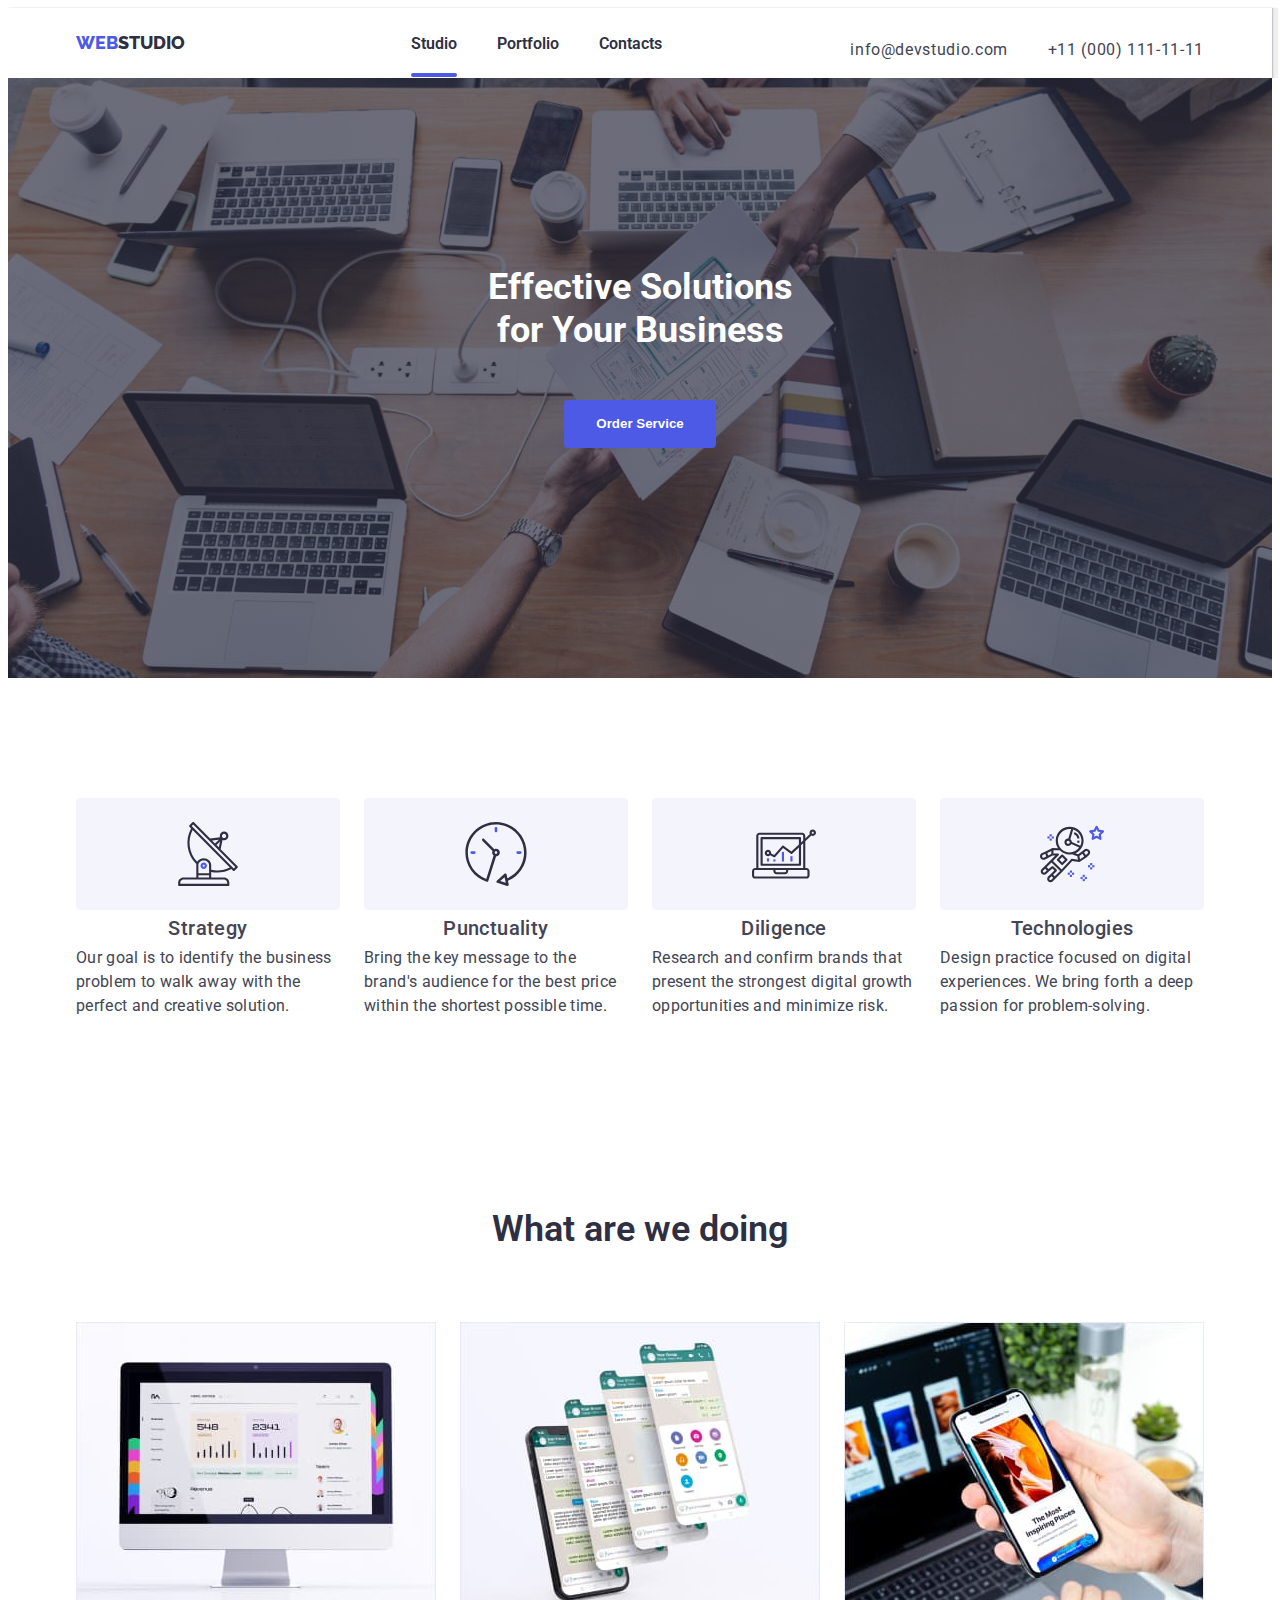
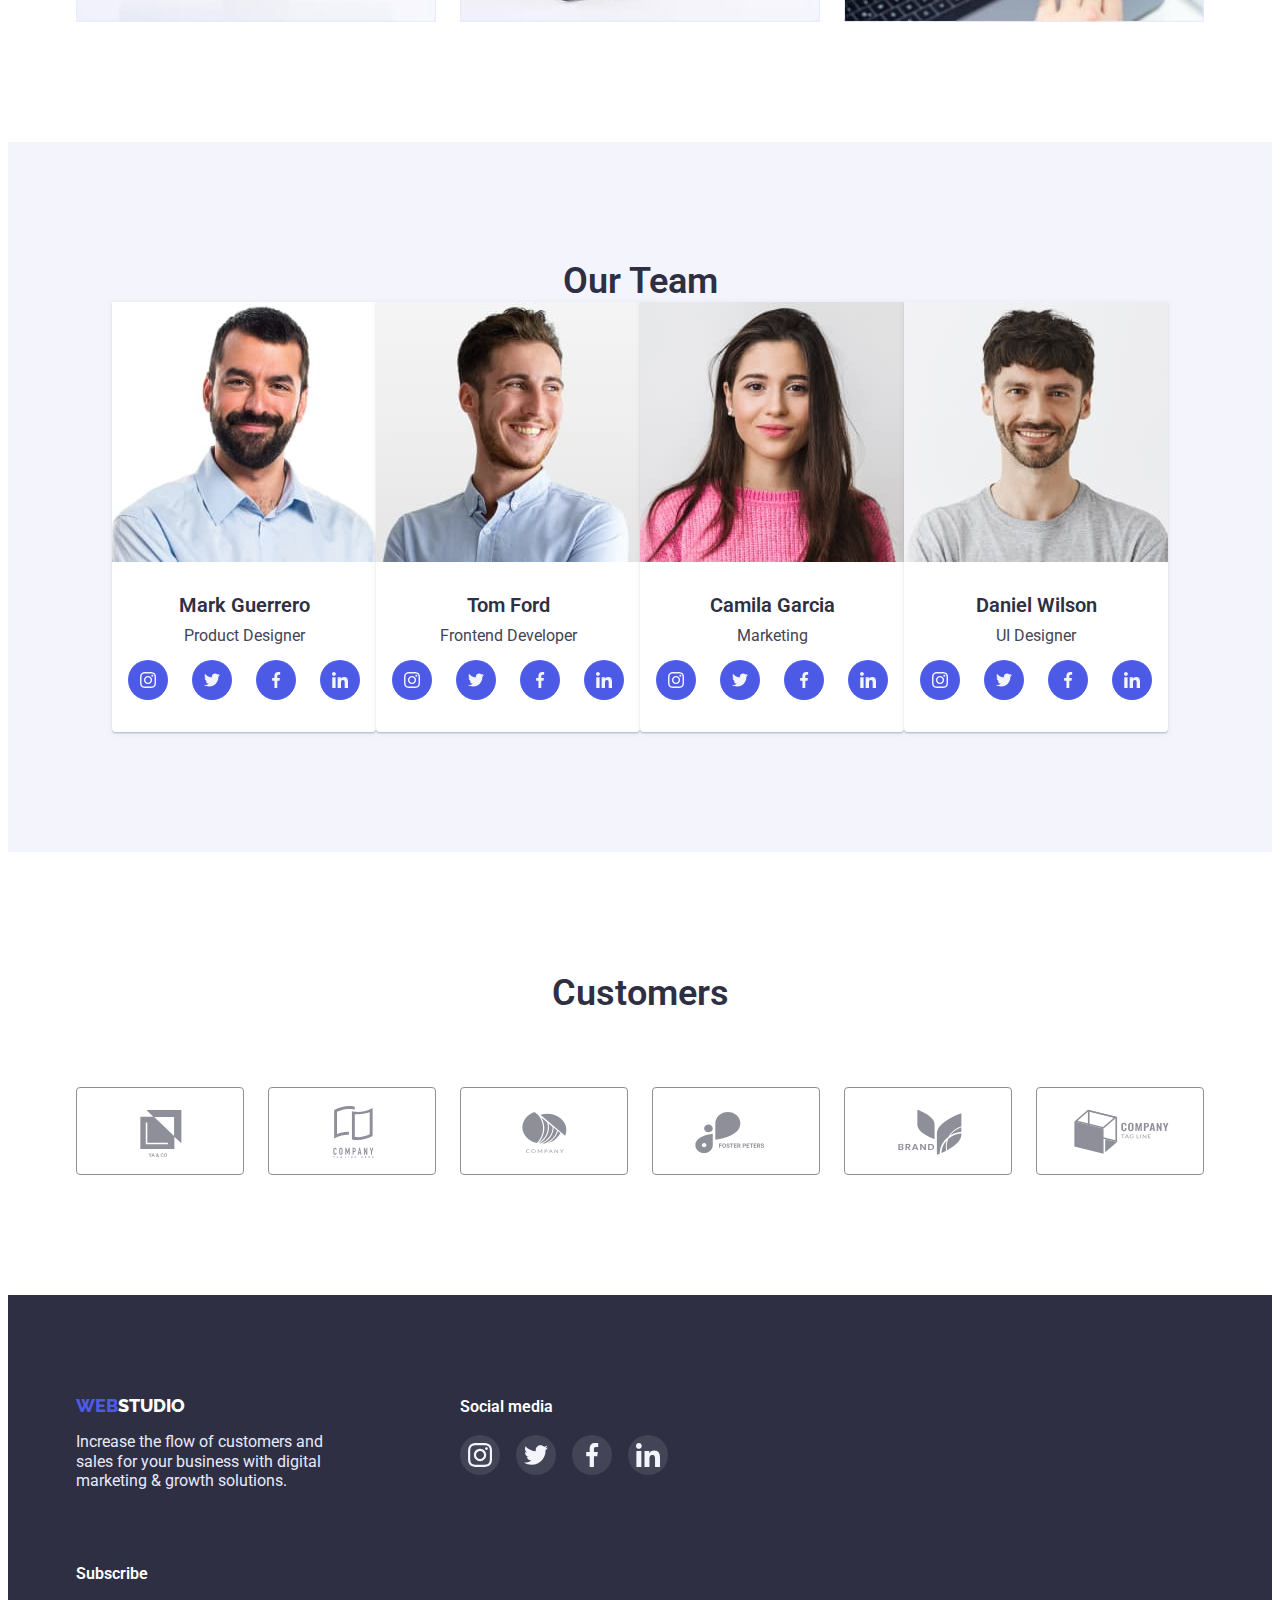
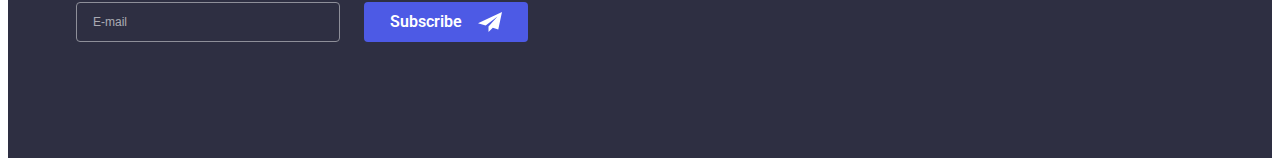
<file: index.html>
<!DOCTYPE html>
<html lang="en">
  <head>
    <meta charset="UTF-8" />
    <meta http-equiv="X-UA-Compatible" content="IE=edge" />
    <meta name="viewport" content="width=device-width, initial-scale=1.0" />
    <title>Studio</title>
    <link
      href="https://fonts.googleapis.com/css2?family=Raleway:wght@800&family=Roboto:wght@400;500;700;900&display=swap"
      rel="stylesheet"
    />
    <link
      rel="stylesheet"
      href="https://cdnjs.cloudflare.com/ajax/libs/modern-normalize/1.1.0/modern-normalize.min.css"
      integrity="sha512-wpPYUAdjBVSE4KJnH1VR1HeZfpl1ub8YT/NKx4PuQ5NmX2tKuGu6U/JRp5y+Y8XG2tV+wKQpNHVUX03MfMFn9Q=="
      crossorigin="anonymous"
      referrerpolicy="no-referrer"
    />
    <link rel="stylesheet" href="./css/styles.css" />
    <link rel="modal-js" href="./js/modal.js" />
  </head>
  <body class="primary-style">
    <header class="header-style header-shadow">
      <div class="container logo-button mobail-header">
        <nav class="burger logo-trans-contacts">
          <a href="./index.html">
            <span class="logo-web">Web</span><span class="logo-studio">Studio</span></a
          >
          <ul class="nav-transition list">
            <li class="item">
              <a class="transition link-line underline" href="./index.html">Studio</a>
            </li>
            <li class="item">
              <a class="transition link-line" href="./portfolio.html">Portfolio</a>
            </li>
            <li class="item">
              <a class="transition link-line" href="#">Contacts</a>
            </li>
          </ul>
        
        <button type="button" class="button-mobil js-open-menu">
          <svg class="button-mobil-svg" aria-label="mobile menu switch">
            <use class="modal-menu-svg" href="./img/webstudio-svg.svg#modal-menu"></use>
          </svg>
        </button>
        <ul class="contacts-style-item">
          <li class="list item">
            <a class="contacts" href="mailto:info@devstudio.com">info@devstudio.com</a>
          </li>
          <li class="list item">
            <a class="contacts" href="tel:+11(000)111-11-11">+11 (000) 111-11-11</a>
          </li>
        </ul>
      </div>
      </nav>
      <!-- --------------mobil-modal------- -->
      <div class="mobil-modal js-menu-container">
        <button type="button" class="button-modal-close js-close-menu">
          <svg class="hero-close-link" aria-label="mobile menu switch">
            <use class="modal-close-svg" href="./img/webstudio-svg.svg#button-close"></use>
          </svg>
        </button>
        <ul class="mobil-modal-transition list">
          <li class="mobil-modal-transition-item">
            <a
              class="mobil-modal-transition-link link-line underline active-page"
              href="./index.html"
              >Studio</a
            >
          </li>
          <li class="mobil-modal-transition-item">
            <a class="mobil-modal-transition-link link-line" href="./portfolio.html">Portfolio</a>
          </li>
          <li class="mobil-modal-transition-item">
            <a class="mobil-modal-transition-link link-line" href="#">Contacts</a>
          </li>
        </ul>
        <ul class="list mobil-modal-mailtel">
          <li class="mobil-modal-mailtel-list item">
            <a class="mobil-modal-mailtel-tel" href="tel:+11(000)111-11-11">+11 (000) 111-11-11</a>
          </li>
          <li class="mobil-modal-mailtel-list item">
            <a class="mobil-modal-mailtel-email" href="mailto:info@devstudio.com"
              >info@devstudio.com</a
            >
          </li>
        </ul>
        <ul class="list social-network-list-modal">
          <li>
            <a class="social-network" href="https://www.instagram.com">
              <svg class="workers-data-icon">
                <use href="./img/webstudio-svg.svg#instagram"></use>
              </svg>
            </a>
          </li>
          <li>
            <a class="social-network" href="https://www.twitter.com/">
              <svg class="workers-data-icon">
                <use href="./img/webstudio-svg.svg#twitter"></use>
              </svg>
            </a>
          </li>
          <li>
            <a class="social-network" href="https://www.facebook.com">
              <svg class="workers-data-icon">
                <use href="./img/webstudio-svg.svg#facebook"></use>
              </svg>
            </a>
          </li>
          <li>
            <a class="social-network" href="https://www.linkedin.com">
              <svg class="workers-data-icon">
                <use href="./img/webstudio-svg.svg#linkedin"></use>
              </svg>
            </a>
          </li>
        </ul>
      </div>
    </header>
    <main class="content">
      <section class="hero">
        <div class="container text-center">
          <h1 class="hero-text">Effective Solutions for Your Business</h1>
          <button class="hero-order" type="button" data-modal-open>Order Service</button>
          <div class="backdrop is-hidden" data-modal>
            <div class="modal">
              <button class="button-hero-close" data-modal-close>
                <svg class="hero-close-link">
                  <use class="hero-close-svg" href="./img/webstudio-svg.svg#button-close"></use>
                </svg>
              </button>

              <h3 class="modal-title">Leave your contacts and we will call you back</h3>

              <form class="modal-forme">
                <div class="form-field">
                  <label class="form-field-label" for="name">Name</label>
                  <input
                    class="form-field-input"
                    type="text"
                    name="name"
                    id="name"
                    placeholder=" "
                  />
                  <svg class="modal-input-icon">
                    <use
                      class="modal-input-icon-svg"
                      href="./img/webstudio-svg.svg#user-name"
                    ></use>
                  </svg>
                </div>
                <div class="form-field">
                  <label class="form-field-label" for="tel">Phone</label>
                  <input class="form-field-input" type="tel" name="tel" id="tel" placeholder=" " />
                  <svg class="modal-input-icon">
                    <use
                      class="modal-input-icon-svg"
                      href="./img/webstudio-svg.svg#user-phone"
                    ></use>
                  </svg>
                </div>

                <div class="form-field">
                  <label class="form-field-label" for="email">Email</label>
                  <input
                    class="form-field-input"
                    type="email"
                    name="email"
                    id="email"
                    placeholder=" "
                  />
                  <svg class="modal-input-icon">
                    <use
                      class="modal-input-icon-svg"
                      href="./img/webstudio-svg.svg#user-mail"
                    ></use>
                  </svg>
                </div>

                <div class="form-field">
                  <label class="form-field-textarea-label" for="comment">Comment</label>
                  <textarea
                    class="form-field-textarea"
                    name="comment"
                    id="comment"
                    rows="10"
                    placeholder="Text input"
                  ></textarea>
                </div>

                <div class="modal-privacypolicy modal-forme">
                  <label class="modal-privacypolicy-label" for="privacypolicy">
                    <input
                      class="modal-privacypolicy-input"
                      type="checkbox"
                      name="acceptance-privacy-policy"
                      value="privacypolicy"
                      id="privacypolicy"
                    />
                    <svg class="modal-privacypolicy-label-svg">
                      <use href="./img/webstudio-svg.svg#click-chek"></use>
                    </svg>
                    I accept the terms and conditions of the</label
                  >
                  <a class="modal-privacypolicy-link" href="#">Privacy Policy</a>
                </div>

                <button class="modal-button" type="submit">Send</button>
                <!-- переніс тег але вилізла кнопка на герої -->
              </form>
            </div>
          </div>
        </div>
      </section>
      <section class="description">
        <div class="container">
          <h2 class="visually-hidden">Description</h2>
          <ul class="title-list list">
            <li class="list-item antenna">
              <h3 class="title-item">Strategy</h3>
              <p class="text-item theme-light">
                Our goal is to identify the business problem to walk away with the perfect and
                creative solution.
              </p>
            </li>
            <li class="list-item clock">
              <h3 class="title-item">Punctuality</h3>
              <p class="text-item theme-light">
                Bring the key message to the brand's audience for the best price within the shortest
                possible time.
              </p>
            </li>
            <li class="list-item diagram">
              <h3 class="title-item">Diligence</h3>
              <p class="text-item theme-light">
                Research and confirm brands that present the strongest digital growth opportunities
                and minimize risk.
              </p>
            </li>
            <li class="list-item astronaut">
              <h3 class="title-item">Technologies</h3>
              <p class="text-item theme-light">
                Design practice focused on digital experiences. We bring forth a deep passion for
                problem-solving.
              </p>
            </li>
          </ul>
        </div>
      </section>
      <section class="profile">
        <div class="container">
          <h2 class="job-profile">What are we doing</h2>
          <ul class="list job-profile-img">
            <li class="item-job">
              <picture>
                <img
                  src="./img/mac.jpg"
                  alt="view of the application on the computer"
                  width="360"
                  height="300"
                />
                <source
                  srcset="
                    ./img/works/work1.jpg    1x,
                    ./img/works/work1@2x.jpg 2x,
                    ./img/works/work1@3x.jpg 3x
                  "
                  media="(min-width: 1200px)"
                />
                <source
                  srcset="
                    ./img/works/work1.jpg    1x,
                    ./img/works/work1@2x.jpg 2x,
                    ./img/works/work1@3x.jpg 3x
                  "
                  media="(min-width: 768px)"
                />
                <source
                  srcset="
                    ./img/works/work1.jpg    1x,
                    ./img/works/work1@2.jpg  2x,
                    ./img/works/work1@3x.jpg 3x
                  "
                  media="(max-width: 767px)"
                />
              </picture>
            </li>
            <li class="item-job">
              <img
                src="./img/works/work2.jpg"
                alt="view of the application on a smartphone"
                width="360"
                height="300"
              />
              <picture>
                <source
                  srcset="
                    ./img/works/work2.jpg    1x,
                    ./img/works/work2@2x.jpg 2x,
                    ./img/works/work2@3x.jpg 3x
                  "
                  media="(min-width: 1200px)"
                />
                <source
                  srcset="
                    ./img/works/work2.jpg    1x,
                    ./img/works/work2@2x.jpg 2x,
                    ./img/works/work2@3x.jpg 3x
                  "
                  media="(min-width: 768px)"
                />
                <source
                  srcset="
                    ./img/works/work2.jpg    1x,
                    ./img/works/work2@2x.jpg 2x,
                    ./img/works/work2@3x.jpg 3x
                  "
                  media="(max-width: 767px)"
                />
              </picture>
            </li>
            <li class="item-job">
              <img
                src="./img/works/work3.jpg"
                alt="displaying the application on the phone and laptop"
                width="360"
                height="300"
              />
              <picture>
                <source
                  srcset="
                    ./images/works/work3.jpg    1x,
                    ./images/works/work3@2x.jpg 2x,
                    ./images/works/work3@3x.jpg 3x
                  "
                  media="(min-width: 1200px)"
                />
                <source
                  srcset="
                    ./images/works/work3.jpg    1x,
                    ./images/works/work3@2x.jpg 2x,
                    ./images/works/work3@3x.jpg 3x
                  "
                  media="(min-width: 768px)"
                />
                <source
                  srcset="
                    ./img/works/work3.jpg    1x,
                    ./img/works/work3@2x.jpg 2x,
                    ./img/works/work3@3x.jpg 3x
                  "
                  media="(max-width: 767px)"
                />
              </picture>
            </li>
          </ul>
        </div>
      </section>
      <section class="section-teem-workers">
        <div class="container">
          <h2 class="teem-workers">Our Team</h2>
          <ul class="list teem-workers-flex">
            <li class="workers-bg-color border">
              <img
                src="./img/our-team/photo1.jpg"
                alt="photo Mark Guerrero, Product Designer"
                width="264"
                height="260"
              />
              <picture>
                <source
                  srcset="
                    ./img/our-team/photo1.jpg    1x,
                    ./img/our-team/photo1@2x.jpg 2x,
                    ./img/our-team/photo1@3x.jpg 3x
                  "
                  media="(min-width: 1200px)"
                />
                <source
                  srcset="
                    ./images/our-team/photo1.jpg    1x,
                    ./images/our-team/photo1@2x.jpg 2x,
                    ./images/our-team/photo1@3x.jpg 3x
                  "
                  media="(min-width: 768px)"
                />
                <source
                  srcset="
                    ./images/our-team/photo1.jpg    1x,
                    ./images/our-team/photo1@2x.jpg 2x,
                    ./images/our-team/photo1@3x.jpg 3x
                  "
                  media="(max-width: 767px)"
                />
              </picture>
              <div class="workers-data">
                <h3 class="workers">Mark Guerrero</h3>
                <p class="position-workers">Product Designer</p>
                <ul class="list social-network-list">
                  <li>
                    <a class="social-network" href="https://www.instagram.com">
                      <svg class="workers-data-icon">
                        <use href="./img/webstudio-svg.svg#instagram"></use>
                      </svg>
                    </a>
                  </li>
                  <li>
                    <a class="social-network" href="https://www.twitter.com/">
                      <svg class="workers-data-icon">
                        <use href="./img/webstudio-svg.svg#twitter"></use>
                      </svg>
                    </a>
                  </li>
                  <li>
                    <a class="social-network" href="https://www.facebook.com">
                      <svg class="workers-data-icon">
                        <use href="./img/webstudio-svg.svg#facebook"></use>
                      </svg>
                    </a>
                  </li>
                  <li>
                    <a class="social-network" href="https://www.linkedin.com">
                      <svg class="workers-data-icon">
                        <use href="./img/webstudio-svg.svg#linkedin"></use>
                      </svg>
                    </a>
                  </li>
                </ul>
              </div>
            </li>
            <li class="workers-bg-color">
              <img
                src="./img/our-team/photo2.jpg"
                alt="photo Tom Ford, Frontend Developer"
                width="264"
                height="260"
              />
              <picture>
                <source
                  srcset="
                    ./img/our-team/photo2.jpg    1x,
                    ./img/our-team/photo2@2x.jpg 2x,
                    ./img/our-team/photo2@3x.jpg 3x
                  "
                  media="(min-width: 1200px)"
                />
                <source
                  srcset="
                    ./img/our-team/photo2.jpg    1x,
                    ./img/our-team/photo2@2x.jpg 2x,
                    ./img/our-team/photo2@3x.jpg 3x
                  "
                  media="(min-width: 768px)"
                />
                <source
                  srcset="
                    ./img/our-team/photo2.jpg    1x,
                    ./img/our-team/photo2@2x.jpg 2x,
                    ./img/our-team/photo2@3x.jpg 3x
                  "
                  media="(max-width: 767px)"
                />
              </picture>
              <div class="workers-data">
                <h3 class="workers">Tom Ford</h3>
                <p class="position-workers">Frontend Developer</p>
                <ul class="list social-network-list">
                  <li>
                    <a class="social-network" href="https://www.instagram.com">
                      <svg class="workers-data-icon">
                        <use href="./img/webstudio-svg.svg#instagram"></use>
                      </svg>
                    </a>
                  </li>
                  <li>
                    <a class="social-network" href="https://www.twitter.com/">
                      <svg class="workers-data-icon">
                        <use href="./img/webstudio-svg.svg#twitter"></use>
                      </svg>
                    </a>
                  </li>
                  <li>
                    <a class="social-network" href="https://www.facebook.com">
                      <svg class="workers-data-icon">
                        <use href="./img/webstudio-svg.svg#facebook"></use>
                      </svg>
                    </a>
                  </li>
                  <li>
                    <a class="social-network" href="https://www.linkedin.com">
                      <svg class="workers-data-icon">
                        <use href="./img/webstudio-svg.svg#linkedin"></use>
                      </svg>
                    </a>
                  </li>
                </ul>
              </div>
            </li>
            <li class="workers-bg-color">
              <img
                src="./img/our-team/photo3.jpg"
                alt="photo Camila Garcia, Marketing"
                width="264"
                height="260"
              />
              <picture>
                <source
                  srcset="
                    ./img/our-team/photo3.jpg    1x,
                    ./img/our-team/photo3@2x.jpg 2x,
                    ./img/our-team/photo3@3x.jpg 3x
                  "
                  media="(min-width: 1200px)"
                />
                <source
                  srcset="
                    ./img/our-team/photo3.jpg    1x,
                    ./img/our-team/photo3@2x.jpg 2x,
                    ./img/our-team/photo3@3x.jpg 3x
                  "
                  media="(min-width: 768px)"
                />
                <source
                  srcset="
                    ./img/our-team/photo3.jpg    1x,
                    ./img/our-team/photo3@2x.jpg 2x,
                    ./img/our-team/photo3@3x.jpg 3x
                  "
                  media="(max-width: 767px)"
                />
              </picture>
              <div class="workers-data">
                <h3 class="workers">Camila Garcia</h3>
                <p class="position-workers">Marketing</p>
                <ul class="list social-network-list">
                  <li>
                    <a class="social-network" href="https://www.instagram.com">
                      <svg class="workers-data-icon">
                        <use href="./img/webstudio-svg.svg#instagram"></use>
                      </svg>
                    </a>
                  </li>
                  <li>
                    <a class="social-network" href="https://www.twitter.com/">
                      <svg class="workers-data-icon">
                        <use href="./img/webstudio-svg.svg#twitter"></use>
                      </svg>
                    </a>
                  </li>
                  <li>
                    <a class="social-network" href="https://www.facebook.com">
                      <svg class="workers-data-icon">
                        <use href="./img/webstudio-svg.svg#facebook"></use>
                      </svg>
                    </a>
                  </li>
                  <li>
                    <a class="social-network" href="https://www.linkedin.com">
                      <svg class="workers-data-icon">
                        <use href="./img/webstudio-svg.svg#linkedin"></use>
                      </svg>
                    </a>
                  </li>
                </ul>
              </div>
            </li>
            <li class="workers-bg-color">
              <img
                src="./img/our-team/photo4.jpg"
                alt="photo Daniel Wilson, UI Designer"
                width="264"
                height="260"
              />
              <picture>
                <source
                  srcset="
                    ./img/our-team/photo4.jpg    1x,
                    ./img/our-team/photo4@2x.jpg 2x,
                    ./img/our-team/photo4@3x.jpg 3x
                  "
                  media="(min-width: 1200px)"
                />
                <source
                  srcset="
                    ./img/our-team/photo4.jpg    1x,
                    ./img/our-team/photo4@2x.jpg 2x,
                    ./img/our-team/photo4@3x.jpg 3x
                  "
                  media="(min-width: 768px)"
                />
                <source
                  srcset="
                    ./img/our-team/photo4.jpg    1x,
                    ./img/our-team/photo4@2x.jpg 2x,
                    ./img/our-team/photo4@3x.jpg 3x
                  "
                  media="(max-width: 767px)"
                />
              </picture>
              <div class="workers-data">
                <h3 class="workers">Daniel Wilson</h3>
                <p class="position-workers">UI Designer</p>
                <ul class="list social-network-list">
                  <li>
                    <a class="social-network" href="https://www.instagram.com">
                      <svg class="workers-data-icon">
                        <use href="./img/webstudio-svg.svg#instagram"></use>
                      </svg>
                    </a>
                  </li>
                  <li>
                    <a class="social-network" href="https://www.twitter.com/">
                      <svg class="workers-data-icon">
                        <use href="./img/webstudio-svg.svg#twitter"></use>
                      </svg>
                    </a>
                  </li>
                  <li>
                    <a class="social-network" href="https://www.facebook.com">
                      <svg class="workers-data-icon">
                        <use href="./img/webstudio-svg.svg#facebook"></use>
                      </svg>
                    </a>
                  </li>
                  <li>
                    <a class="social-network" href="https://www.linkedin.com">
                      <svg class="workers-data-icon">
                        <use href="./img/webstudio-svg.svg#linkedin"></use>
                      </svg>
                    </a>
                  </li>
                </ul>
              </div>
            </li>
          </ul>
        </div>
      </section>
      <section class="section-customers">
        <div class="container">
          <h3 class="customers">Customers</h3>
          <ul class="list customers-list">
            <li class="customers-lishca">
              <a class="customers-list-icon-link" href="#">
                <svg class="customers-list-icon-svg">
                  <use href="./img/webstudio-svg.svg#ya-co"></use>
                </svg>
              </a>
            </li>
            <li class="customers-lishca">
              <a class="customers-list-icon-link" href="#">
                <svg class="customers-list-icon-svg">
                  <use href="./img/webstudio-svg.svg#tag-line-here"></use>
                </svg>
              </a>
            </li>
            <li class="customers-lishca">
              <a class="customers-list-icon-link" href="#">
                <svg class="customers-list-icon-svg">
                  <use href="./img/webstudio-svg.svg#company"></use>
                </svg>
              </a>
            </li>
            <li class="customers-lishca">
              <a class="customers-list-icon-link" href="#">
                <svg class="customers-list-icon-svg">
                  <use href="./img/webstudio-svg.svg#foster-peters"></use>
                </svg>
              </a>
            </li>
            <li class="customers-lishca">
              <a class="customers-list-icon-link" href="#">
                <svg class="customers-list-icon-svg">
                  <use href="./img/webstudio-svg.svg#brand"></use>
                </svg>
              </a>
            </li>
            <li class="customers-lishca">
              <a class="customers-list-icon-link" href="#">
                <svg class="customers-list-icon-svg">
                  <use href="./img/webstudio-svg.svg#tag-line"></use>
                </svg>
              </a>
            </li>
          </ul>
        </div>
      </section>
    </main>
    <footer class="end-page">
      <div class="container footer-content-logo footer-tablet">
        <div class="logosocial">
          <div class="footer-logo-text">
            <a class="center-text" href="./index.html ">
              <span class="logo-web">Web</span><span class="logo-studio-end-page">Studio</span></a
            >
            <div class="possibility">
              <p class="end-page-text">
                Increase the flow of customers and sales for your business with digital marketing &
                growth solutions.
              </p>
            </div>
          </div>
          <div class="social-media">
            <h3 class="social-media-text center-text">Social media</h3>
            <ul class="list social-media-list">
              <li>
                <a class="social-media-footer" href="https://www.instagram.com">
                  <svg class="social-media-icon">
                    <use href="./img/webstudio-svg.svg#instagram"></use>
                  </svg>
                </a>
              </li>
              <li>
                <a class="social-media-footer" href="https://www.twitter.com/">
                  <svg class="social-media-icon">
                    <use href="./img/webstudio-svg.svg#twitter"></use>
                  </svg>
                </a>
              </li>
              <li>
                <a class="social-media-footer" href="https://www.facebook.com">
                  <svg class="social-media-icon">
                    <use href="./img/webstudio-svg.svg#facebook"></use>
                  </svg>
                </a>
              </li>
              <li>
                <a class="social-media-footer" href="https://www.linkedin.com">
                  <svg class="social-media-icon">
                    <use href="./img/webstudio-svg.svg#linkedin"></use>
                  </svg>
                </a>
              </li>
            </ul>
          </div>
        </div>
        <div class="subscribe-footer">
          <p class="subscribe-label-title center-text">Subscribe</p>
          <form class="subscribe-button-form">
            <label class="subscribe-label-title" for="subscrib-email"></label>
            <input
              class="subscribe-label-input"
              type="email"
              name="email"
              id="subscrib-email"
              placeholder="E-mail"
            />
            <div class="footer-user-btn">
              <button class="subscribe-button">
                <p class="subscribe-button-text">Subscribe</p>
                <svg class="subscribe-svg">
                  <use href="./img/webstudio-svg.svg#send-to-subscribe"></use>
                </svg>
              </button>
            </div>
          </form>
        </div>
      </div>
    </footer>
    <script src="./js/modal.js"></script>
    <script src="./js/mobile-menu.js"></script>
  </body>
</html>
</file>
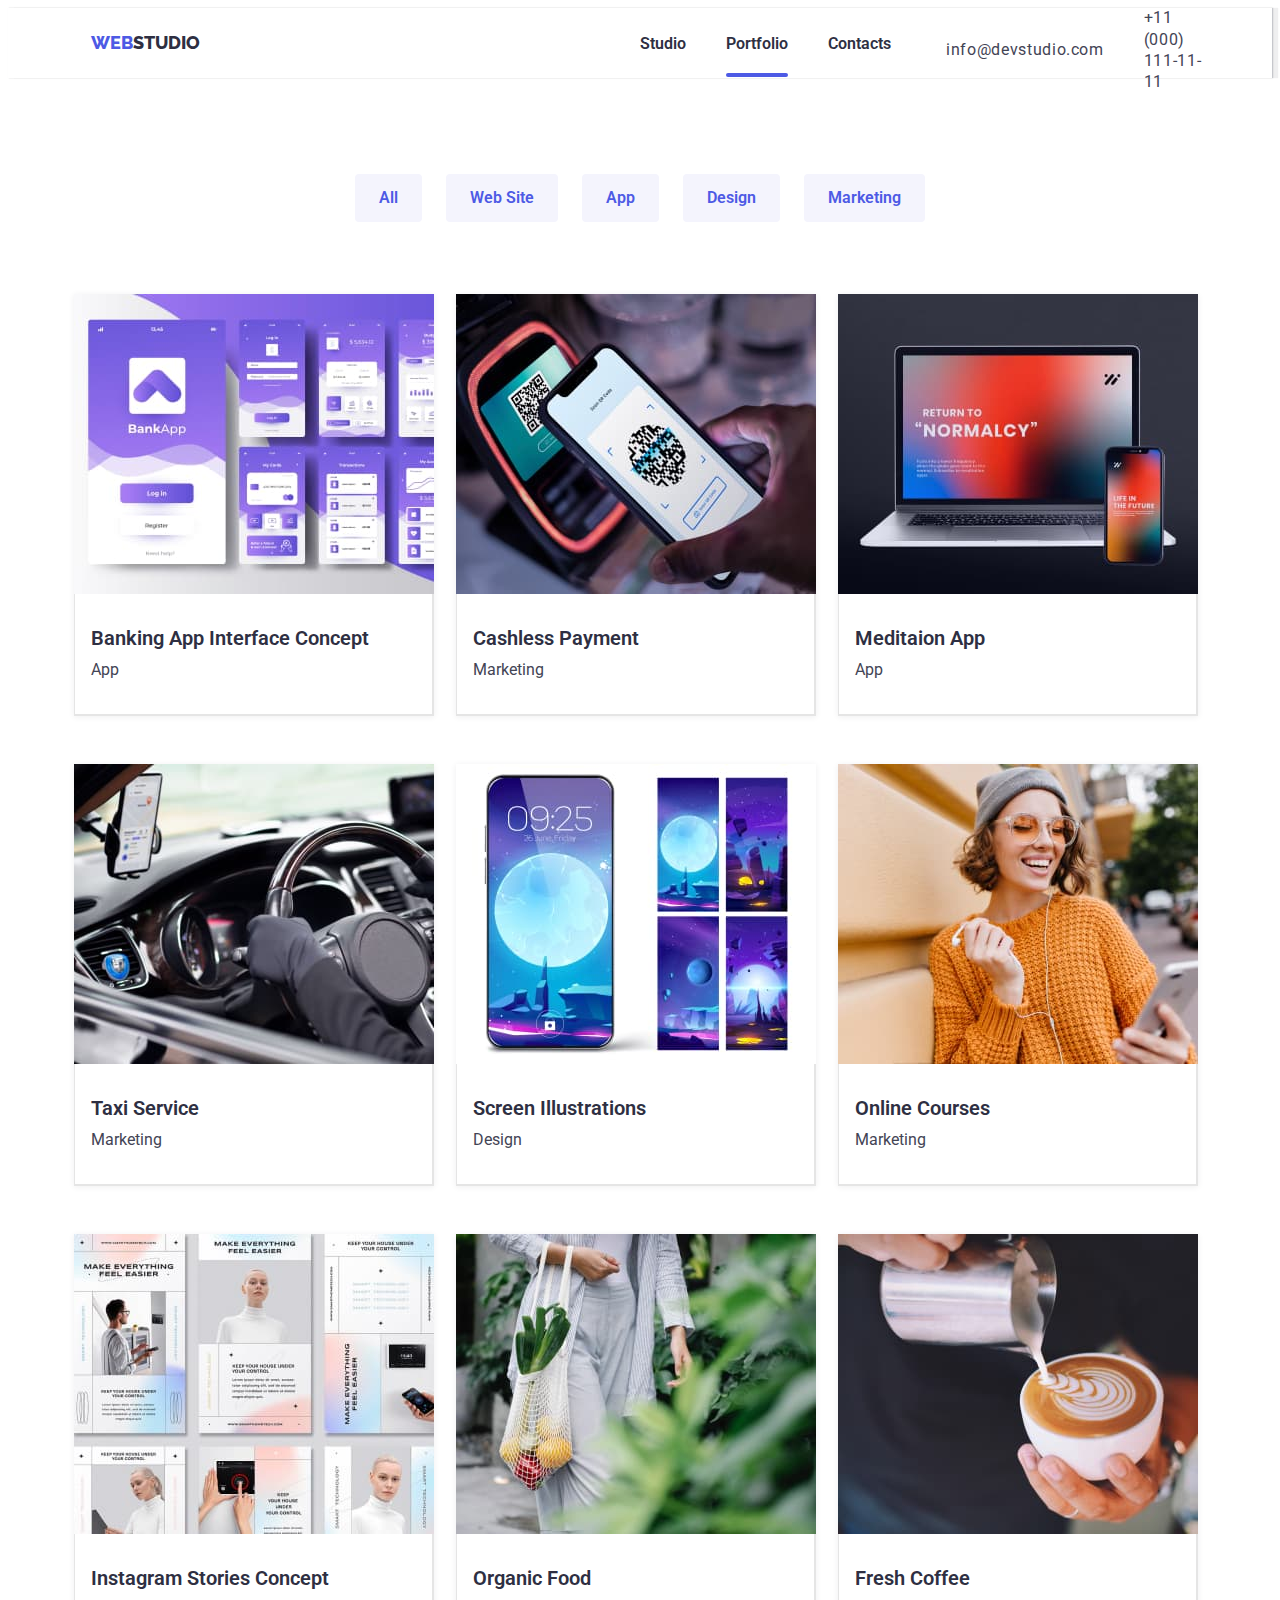
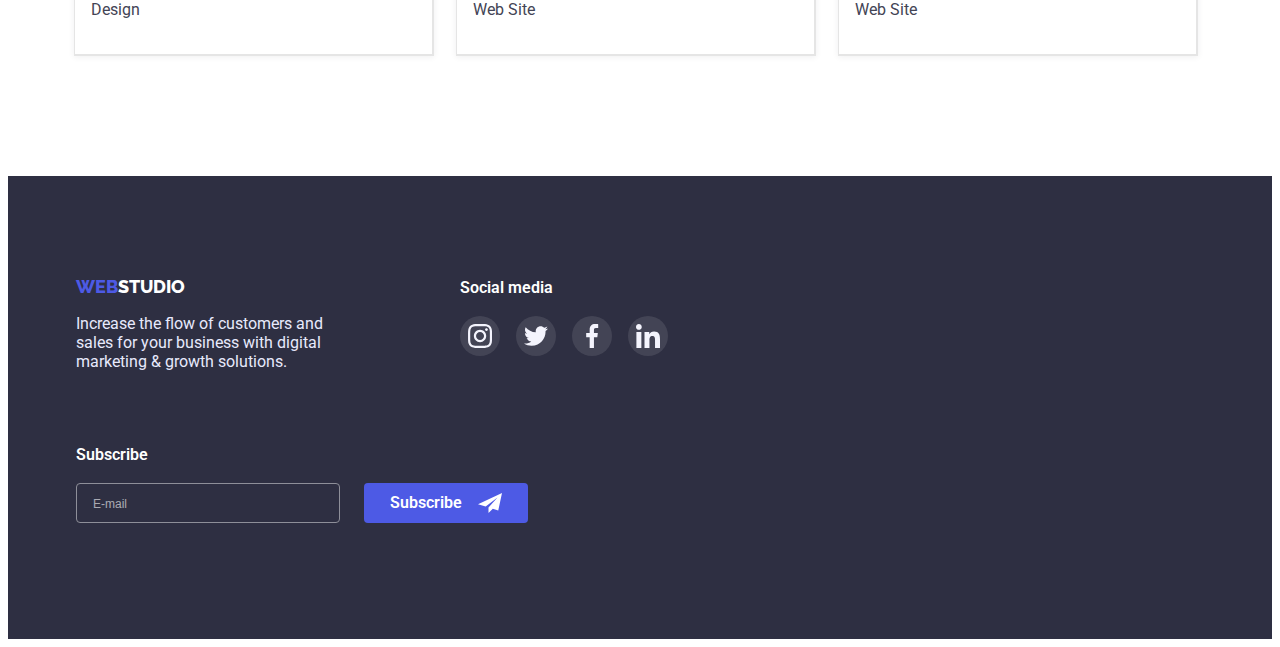
<file: portfolio.html>
<!DOCTYPE html>
<html lang="en">
  <head>
    <meta charset="UTF-8" />
    <meta http-equiv="X-UA-Compatible" content="IE=edge" />
    <meta name="viewport" content="width=device-width, initial-scale=1.0" />
    <title>Portfolio</title>
    <link
      href="https://fonts.googleapis.com/css2?family=Raleway:wght@800&family=Roboto:wght@400;500;700;900&display=swap"
      rel="stylesheet"
    />
    <link
      rel="stylesheet"
      href="https://cdnjs.cloudflare.com/ajax/libs/modern-normalize/1.1.0/modern-normalize.min.css"
      integrity="sha512-wpPYUAdjBVSE4KJnH1VR1HeZfpl1ub8YT/NKx4PuQ5NmX2tKuGu6U/JRp5y+Y8XG2tV+wKQpNHVUX03MfMFn9Q=="
      crossorigin="anonymous"
      referrerpolicy="no-referrer"
    />
    <link rel="stylesheet" href="./css/styles.css" />
  </head>
  <body class="primary-style">
    <header class="header-style header-shadow">
      <div class="container">
        <nav class="burger container logo-trans-contacts">
          <!-- <nav class="nav-logo-transition"> -->
          <a href="./index.html">
            <span class="logo-web">Web</span><span class="logo-studio">Studio</span></a
          >
          <ul class="nav-transition list">
            <li class="item">
              <a class="transition link-line" href="./index.html">Studio</a>
            </li>
            <li class="item">
              <a class="transition link-line underline" href="./portfolio.html">Portfolio</a>
            </li>
            <li class="item">
              <a class="transition link-line" href="#">Contacts</a>
            </li>
          </ul>
          <button type="button" class="button-mobil js-open-menu">
            <svg class="button-mobil-svg" aria-label="mobile menu switch">
              <use class="modal-menu-svg" href="./img/webstudio-svg.svg#modal-menu"></use>
            </svg>
          </button>
        </nav>
        <ul class="contacts-style-item">
          <li class="list item">
            <a class="contacts" href="mailto:info@devstudio.com">info@devstudio.com</a>
          </li>
          <li class="list item">
            <a class="contacts" href="tel:+11(000)111-11-11">+11 (000) 111-11-11</a>
          </li>
        </ul>
      </div>
      <!-- --------------mobil-modal------- -->
      <div class="mobil-modal js-menu-container">
        <button type="button" class="button-modal-close js-close-menu">
          <svg class="hero-close-link" aria-label="mobile menu switch">
            <use class="modal-close-svg" href="./img/webstudio-svg.svg#button-close"></use>
          </svg>
        </button>
        <ul class="mobil-modal-transition list">
          <li class="mobil-modal-transition-item">
            <a
              class="mobil-modal-transition-link link-line underline"
              href="./index.html"
              >Studio</a
            >
          </li>
          <li class="mobil-modal-transition-item">
            <a class="mobil-modal-transition-link link-line  active-page" href="./portfolio.html">Portfolio</a>
          </li>
          <li class="mobil-modal-transition-item">
            <a class="mobil-modal-transition-link link-line" href="#">Contacts</a>
          </li>
        </ul>
        <ul class="list mobil-modal-mailtel">
          <li class="mobil-modal-mailtel-list item">
            <a class="mobil-modal-mailtel-tel" href="tel:+11(000)111-11-11">+11 (000) 111-11-11</a>
          </li>
          <li class="mobil-modal-mailtel-list item">
            <a class="mobil-modal-mailtel-email" href="mailto:info@devstudio.com"
              >info@devstudio.com</a
            >
          </li>
        </ul>
        <ul class="list social-network-list">
          <li>
            <a class="social-network" href="https://www.instagram.com">
              <svg class="workers-data-icon">
                <use href="./img/webstudio-svg.svg#instagram"></use>
              </svg>
            </a>
          </li>
          <li>
            <a class="social-network" href="https://www.twitter.com/">
              <svg class="workers-data-icon">
                <use href="./img/webstudio-svg.svg#twitter"></use>
              </svg>
            </a>
          </li>
          <li>
            <a class="social-network" href="https://www.facebook.com">
              <svg class="workers-data-icon">
                <use href="./img/webstudio-svg.svg#facebook"></use>
              </svg>
            </a>
          </li>
          <li>
            <a class="social-network" href="https://www.linkedin.com">
              <svg class="workers-data-icon">
                <use href="./img/webstudio-svg.svg#linkedin"></use>
              </svg>
            </a>
          </li>
        </ul>
      </div>
    </header>
    <main>
      <section class="portfolio-style">
        <div class="container">
          <h1 class="visually-hidden">Our portfolio</h1>
          <ul class="list button-flex">
            <li>
              <button class="filter" type="button">All</button>
            </li>
            <li>
              <button class="filter" type="button">Web Site</button>
            </li>
            <li>
              <button class="filter" type="button">App</button>
            </li>
            <li>
              <button class="filter" type="button">Design</button>
            </li>
            <li>
              <button class="filter" type="button">Marketing</button>
            </li>
          </ul>
          <ul class="list portfolio-flex">
            <li class="card">
              <a class="card" href="https://www.twitter.com/">
                <div class="card-layer-box">
                  <img
                    src="./img/banking-app-interface-concept.jpg"
                    alt="Banking application interface concept"
                    width="360"
                    height="300"
                  />
                  <p class="card-layer-text">
                    14 Stylish and User-Friendly App Design Concepts · Task Manager App · Calorie
                    Tracker App · Exotic Fruit Ecommerce App · Cloud Storage App
                  </p>
                </div>
                <div class="card-text">
                  <h2 class="portfolio-name">Banking App Interface Concept</h2>
                  <p class="portfolio-comment">App</p>
                </div>
              </a>
            </li>
            <li class="card">
              <a class="card" href="https://www.twitter.com/">
                <div class="card-layer-box">
                  <img
                    src="./img/cashless-payment.jpg"
                    alt="the mobile phone scans the QR code from another gadget"
                    width="360"
                    height="300"
                  />
                  <p class="card-layer-text">
                    14 Stylish and User-Friendly App Design Concepts · Task Manager App · Calorie
                    Tracker App · Exotic Fruit Ecommerce App · Cloud Storage App
                  </p>
                </div>
                <div class="card-text">
                  <h2 class="portfolio-name">Cashless Payment</h2>
                  <p class="portfolio-comment">Marketing</p>
                </div>
              </a>
            </li>
            <li class="card">
              <a class="card" href="https://www.twitter.com/">
                <div class="card-layer-box">
                  <img
                    src="./img/meditaion-app.jpg"
                    alt="illustration of laptop and mobile phone synchronization"
                    width="360"
                    height="300"
                  />
                  <p class="card-layer-text">
                    14 Stylish and User-Friendly App Design Concepts · Task Manager App · Calorie
                    Tracker App · Exotic Fruit Ecommerce App · Cloud Storage App
                  </p>
                </div>
                <div class="card-text">
                  <h2 class="portfolio-name">Meditaion App</h2>
                  <p class="portfolio-comment">App</p>
                </div>
              </a>
            </li>
            <li class="card">
              <a class="card" href="https://www.twitter.com/">
                <div class="card-layer-box">
                  <img
                    src="./img/taxi-service.jpg"
                    alt="mobile phone in the taxi car"
                    width="360"
                    height="300"
                  />
                  <p class="card-layer-text">
                    14 Stylish and User-Friendly App Design Concepts · Task Manager App · Calorie
                    Tracker App · Exotic Fruit Ecommerce App · Cloud Storage App
                  </p>
                </div>
                <div class="card-text">
                  <h2 class="portfolio-name">Taxi Service</h2>
                  <p class="portfolio-comment">Marketing</p>
                </div>
              </a>
            </li>
            <li class="card">
              <a class="card" href="https://www.twitter.com/">
                <div class="card-layer-box">
                  <img
                    src="./img/screen-illustrations.jpg"
                    alt="mobile wallpaper options"
                    width="360"
                    height="300"
                  />
                  <p class="card-layer-text">
                    14 Stylish and User-Friendly App Design Concepts · Task Manager App · Calorie
                    Tracker App · Exotic Fruit Ecommerce App · Cloud Storage App
                  </p>
                </div>
                <div class="card-text">
                  <h2 class="portfolio-name">Screen Illustrations</h2>
                  <p class="portfolio-comment">Design</p>
                </div>
              </a>
            </li>
            <li class="card">
              <a class="card" href="https://www.twitter.com/">
                <div class="card-layer-box">
                  <img
                    src="./img/online-courses.jpg"
                    alt="the girl listens to an online course on a mobile phone"
                    width="360"
                    height="300"
                  />
                  <p class="card-layer-text">
                    14 Stylish and User-Friendly App Design Concepts · Task Manager App · Calorie
                    Tracker App · Exotic Fruit Ecommerce App · Cloud Storage App
                  </p>
                </div>
                <div class="card-text">
                  <h2 class="portfolio-name">Online Courses</h2>
                  <p class="portfolio-comment">Marketing</p>
                </div>
              </a>
            </li>
            <li class="card">
              <a class="card" href="https://www.twitter.com/">
                <div class="card-layer-box">
                  <img
                    src="./img/instagram-stories-concept.jpg"
                    alt="options for displaying stories on Instagram"
                    width="360"
                    height="300"
                  />
                  <p class="card-layer-text">
                    14 Stylish and User-Friendly App Design Concepts · Task Manager App · Calorie
                    Tracker App · Exotic Fruit Ecommerce App · Cloud Storage App
                  </p>
                </div>
                <div class="card-text">
                  <h2 class="portfolio-name">Instagram Stories Concept</h2>
                  <p class="portfolio-comment">Design</p>
                </div>
              </a>
            </li>
            <li class="card">
              <a class="card" href="https://www.twitter.com/">
                <div class="card-layer-box">
                  <img
                    src="./img/organic-food.jpg"
                    alt="a woman carries vegetables"
                    width="360"
                    height="300"
                  />
                  <p class="card-layer-text">
                    14 Stylish and User-Friendly App Design Concepts · Task Manager App · Calorie
                    Tracker App · Exotic Fruit Ecommerce App · Cloud Storage App
                  </p>
                </div>
                <div class="card-text">
                  <h2 class="portfolio-name">Organic Food</h2>
                  <p class="portfolio-comment">Web Site</p>
                </div>
              </a>
            </li>
            <li class="card">
              <a class="card" href="https://www.twitter.com/">
                <div class="card-layer-box">
                  <img
                    src="./img/fresh-coffee.jpg"
                    alt="making fragrant coffee"
                    width="360"
                    height="300"
                  />
                  <p class="card-layer-text">
                    14 Stylish and User-Friendly App Design Concepts · Task Manager App · Calorie
                    Tracker App · Exotic Fruit Ecommerce App · Cloud Storage App
                  </p>
                </div>
                <div class="card-text">
                  <h2 class="portfolio-name">Fresh Coffee</h2>
                  <p class="portfolio-comment">Web Site</p>
                </div>
              </a>
            </li>
          </ul>
        </div>
      </section>
    </main>
    <footer class="end-page">
      <div class="container footer-content-logo footer-tablet">
        <div class="logosocial">
          <div class="footer-logo-text">
            <a class="center-text" href="./index.html ">
              <span class="logo-web">Web</span><span class="logo-studio-end-page">Studio</span></a
            >
            <div class="possibility">
              <p class="end-page-text">
                Increase the flow of customers and sales for your business with digital marketing &
                growth solutions.
              </p>
            </div>
          </div>
          <div class="social-media">
            <h3 class="social-media-text center-text">Social media</h3>
            <ul class="list social-media-list">
              <li>
                <a class="social-media-footer" href="https://www.instagram.com">
                  <svg class="social-media-icon">
                    <use href="./img/webstudio-svg.svg#instagram"></use>
                  </svg>
                </a>
              </li>
              <li>
                <a class="social-media-footer" href="https://www.twitter.com/">
                  <svg class="social-media-icon">
                    <use href="./img/webstudio-svg.svg#twitter"></use>
                  </svg>
                </a>
              </li>
              <li>
                <a class="social-media-footer" href="https://www.facebook.com">
                  <svg class="social-media-icon">
                    <use href="./img/webstudio-svg.svg#facebook"></use>
                  </svg>
                </a>
              </li>
              <li>
                <a class="social-media-footer" href="https://www.linkedin.com">
                  <svg class="social-media-icon">
                    <use href="./img/webstudio-svg.svg#linkedin"></use>
                  </svg>
                </a>
              </li>
            </ul>
          </div>
        </div>
        <div class="subscribe-footer">
          <p class="subscribe-label-title center-text">Subscribe</p>
          <form class="subscribe-button-form">
            <label class="subscribe-label-title" for="subscrib-email"></label>
            <input
              class="subscribe-label-input"
              type="email"
              name="email"
              id="subscrib-email"
              placeholder="E-mail"
            />
            <div class="footer-user-btn">
              <button class="subscribe-button">
                <p class="subscribe-button-text">Subscribe</p>
                <svg class="subscribe-svg">
                  <use href="./img/webstudio-svg.svg#send-to-subscribe"></use>
                </svg>
              </button>
            </div>
          </form>
        </div>
      </div>
    </footer>
    <script src="./js/modal.js"></script>
    <script src="./js/mobile-menu.js"></script>
  </body>
</html>
</file>
<file: css/styles.css>
/* COLORS */
/* IRIS, Primary Brand (CTAs Focused Active states Links) #4D5AE5*/
/* Navy blue, Dark,(Overlays Shadows Headings) #2E2F42*/
/* GREEN, Success (Valid fields Success messages) #31D0AA */
/* SLATE, Text (Body text) #434455 */
/* LIGHT SLATE, Subtle Text (Helper text Deemphasized text) #8E8F99*/
/* cornflower, Accent (Accent color Hairlines Subtle backgrounds) #E7E9FC*/
/* CLOUD, Light (Light mode backgrounds Light mode Dialogs/alerts) F4F4FD */
/* body color #434455 */

*,
*::before,
*::after {
  box-sizing: border-box;
}

/* root colors  */
:root {
  --irish: #4d5ae5;
  --navyblue: #2e2f42;
  --success: #31d0aa;
  --slate: #434455;
  --lightslate: #8e8f99;
  --cornflower: #e7e9fc;
  --clode: #f4f4fd;
  --body: #434455;
  --body-bg-color: #ffffff;
  --button-hero-tc: #ffffff;
  --button-hero-active: #404bbf;
  --border-button-shadow: #e5e5e5;
  --social-footer-bg-color: #ffffff1a;
  --button-close: #000000;
  --transition-time: 250ms;
  --cubic-bezier: cubic-bezier(0.4, 0, 0.2, 1);
  --icon-color: #2e2f42;
}

/* toot font size */

/* fonts */
/* Primary-font "Roboto";, secondary-font - "Raleway" */
:root {
  --primary-font: 'Roboto';
  --secondary-font: 'Raleway';
}
a {
  text-decoration: none;
}

h1,
h2,
h3,
h4,
h5,
h6,
p {
  margin: 0;
}

img {
  display: block;
}

.primary-style {
  font-family: 'Roboto', sans-serif;
  background-color: var(--body-bg-color);
  color: var(--body);
  color: var(--body);
  color: var(--body);
  font-weight: 400;
}

.list {
  margin: 0;
  padding: 0;
  list-style: none;
  text-decoration: none;
}

.container {
  max-width: 428px;
  padding-left: 15px;
  padding-right: 15px;
  margin-left: auto;
  margin-right: auto;
}

.burger {
  justify-content: space-between;
}

@media screen and (min-width: 480px) {
  .container {
    max-width: 768px;
  }
}

@media screen and (min-width: 768px) {
  .container {
    max-width: 768px;
  }
}

@media screen and (min-width: 1200px) {
  .container {
    max-width: 1158px;
  }
}

.content {
  justify-content: center;
}

/* ---------------------HEADER-------------- */
@media screen and (min-width: 480px) {
  .container {
    max-width: 480px;
  }
}
.header-style {
  box-shadow: 6px 0px 1px rgba(46, 47, 66, 0.08), 1px 0px 1px rgba(46, 47, 66, 0.16),
    1px 0px 2px rgba(46, 47, 66, 0.08);
}

header .container {
  align-items: center;
  width: 100%;
  /* height: 70px;
  max-width: 1158px; */
}

.navigation-style .logoborger {
  display: flex;
  align-items: center;
  justify-content: space-between;
}

.logo-web {
  text-transform: uppercase;
  font-family: 'Raleway', sans-serif;
  color: var(--irish);
  font-weight: 800;
  font-size: 18px;
  line-height: 1.2;
}

.logo-studio {
  text-transform: uppercase;
  color: var(--navyblue);
  font-family: 'Raleway', sans-serif;
  font-weight: 800;
  font-size: 18px;
  line-height: 1.2;
}

.nav-transition .item + .item {
  margin-left: 40px;
}
.nav-transition {
  display: flex;
  margin-left: 123px;
}

.contacts {
  color: var(--slate);
  font-weight: 400;
  font-size: 16px;
  line-height: 1.5;
  padding: 0;

  transition: color 250ms cubic-bezier(0.4, 0, 0.2, 1);
}

.contacts {
  font-weight: 400;
  font-size: 12px;
  line-height: 1.33;
  letter-spacing: 0.04em;
  color: var(--slate);

  transition-property: color;
  transition-duration: 250ms;
  transition-timing-function: cubic-bezier(0.4, 0, 0.2, 1);
}

.contacts:hover,
.contacts:focus {
  color: var(--irish);
}
/* -------------------HEADER MOBIL -------------------- */
@media screen and (max-width: 767px) {
  .nav-transition {
    display: none;
  }

  .contacts-style-item {
    display: none;
  }
  .button-mobil {
    border: none;
    background-color: transparent;
    padding: 0;
    line-height: 0;
    cursor: pointer;
  }
}

@media screen and (min-width: 768px) {
  .container {
    max-width: 768px;
  }

  .nav-transition {
    display: none;
  }
  .contacts-style-item {
    display: none;
  }

  .header .container {
    width: 428px;
    margin-left: auto;
    margin-right: auto;
    max-width: 100%;
  }
  .header-style .burger {
    display: flex;
    align-items: center;
    justify-content: space-between;
    width: 100%;
    /* height: 70px; */
  }
}

/* -------------------AND HEADER MOBIL -------------------- */

/* -------------TABLET HEADER ------------------ */

@media screen and (min-width: 768px) and (max-width: 1199px) {
  .container-test {
    display: flex;
    align-items: center;
    justify-content: center;
    width: 768px;
    height: 70px;
    margin-left: auto;
    margin-right: auto;
  }

  .button-mobil {
    display: none;
  }

  header .container {
    width: 736px;
  }

  .header-style .container {
    display: flex;
    align-items: center;
  }

  .nav-transition {
    display: flex;
    margin-left: 123px;
  }

  .contacts-style-item {
    display: flex;
    flex-direction: column;
    margin-top: 24px;
    margin-bottom: 10px;
    margin-left: auto;
  }
  .navigation-style {
    color: var(--navyblue);
    font: var(--primary-font), sans-serif;
    font-weight: 600;
    font-size: 16px;
  }

  .transition {
    display: block;
    padding-top: 24px;
    padding-bottom: 24px;
    color: var(--navyblue);
    font-weight: 600;
    font-size: 16px;

    transition-property: color;
    transition-duration: 250ms;
    transition-timing-function: cubic-bezier(0.4, 0, 0.2, 1);
  }

  .transition:hover,
  .transition:focus {
    color: var(--slate);
  }

  .transition:active {
    color: var(--irish);
  }

  .link-line {
    position: relative;
  }
  /* НЕ ПРАЦЮЭ */
  .underline::after {
    content: '';

    content: '';
    position: absolute;
    left: 0;
    bottom: -24px;
    width: 100%;
    height: 4px;
    background-color: var(--irish);
    border-radius: 2px;
  }
}

.underline {
  color: var(--irish);
}

.underline:hover,
.underline:focus {
  color: var(--irish);
}
.link-line::after {
  content: '';
  position: absolute;
  left: 0;
  bottom: 0;

  display: block;

  width: 100%;
  height: 4px;
  background-color: var(--irish);
  border-radius: 2px;

  transform: scaleX(0);
  transition-duration: 250ms;
  transition-timing-function: cubic-bezier(0.4, 0, 0.2, 1);
}

.link-line:hover::after {
  transform: scaleX(1);
}

.contacts {
  font-weight: 400;
  font-size: 12px;
  line-height: 1.33;
  letter-spacing: 0.04em;
  color: var(--slate);

  transition-property: color;
  transition-duration: 250ms;
  transition-timing-function: cubic-bezier(0.4, 0, 0.2, 1);
}

.contacts:hover,
.contacts:focus {
  color: var(--irish);
}

@media screen and (min-width: 768px) {
  .container {
    max-width: 768px;
  }

  .contacts {
    font-size: 16px;
  }
}

/* -------------------AND HEADER TABLET -------------------- */

/* -------------------HEADER DESCTOP -------------------- */

@media screen and (min-width: 1200px) {
  /* НЕ ПАРЦЮЄ АФТАР */
  .underline::after {
    content: '';
    display: block;
    position: absolute;
    left: 0;
    bottom: 0;

    width: 100%;
    height: 4px;
    background-color: var(--irish);
    border-radius: 2px;
  }

  .underline {
    color: var(--irish);
  }

  .underline:hover,
  .underline:focus {
    color: var(--irish);
  }

  .container {
    max-width: 1158px;
  }

  .container {
    max-width: 1158px;
  }

  header .logo-trans-contacts {
    display: flex;
    align-items: center;
    width: 70%;
    height: 70px;
    max-width: 1158px;
  }

  .contacts-style-item {
    flex-direction: row;
  }

  header .container {
    display: flex;
    align-items: center;
    height: 70px;
    max-width: 1158px;
  }

  .button-mobil {
    display: none;
  }

  .nav-transition {
    display: flex;
    margin-left: 123px;
  }

  .contacts-style-item {
    display: flex;
    margin-top: 24px;
    margin-bottom: 10px;
    margin-left: auto;
  }

  .navigation-style {
    color: var(--navyblue);
    font: var(--primary-font), sans-serif;
    font-weight: 600;
    font-size: 16px;
  }

  .transition {
    display: block;
    padding-top: 24px;
    padding-bottom: 24px;
    color: var(--navyblue);
    font-weight: 600;
    font-size: 16px;

    transition-property: color;
    transition-duration: 250ms;
    transition-timing-function: cubic-bezier(0.4, 0, 0.2, 1);
  }

  .transition:hover,
  .transition:focus {
    color: var(--slate);
  }

  .transition:active {
    color: var(--irish);
  }

  .link-line {
    position: relative;
  }

  .underline::before {
    content: '';
    display: block;
    position: absolute;
    left: 0;
    bottom: 0;
    width: 100%;
    height: 4px;
    background-color: var(--irish);
    border-radius: 2px;
  }

  .underline {
    color: var(--irish);
  }

  .underline:hover,
  .underline:focus {
    color: var(--irish);
  }
  .link-line::after {
    content: '';
    position: absolute;
    left: 0;
    bottom: 0;

    display: block;

    width: 100%;
    height: 4px;
    background-color: var(--irish);
    border-radius: 2px;

    transform: scaleX(0);
    transition-duration: 250ms;
    transition-timing-function: cubic-bezier(0.4, 0, 0.2, 1);
  }

  .link-line:hover::after {
    transform: scaleX(1);
  }
  .nav-transition {
    display: flex;
    margin-left: 78px;
  }

  .navigation-style {
    color: var(--navyblue);
    font: var(--primary-font), sans-serif;
    font-weight: 600;
    font-size: 16px;
  }

  .transition {
    display: block;
    padding-top: 24px;
    padding-bottom: 24px;
    color: var(--navyblue);

    transition-property: color;
    transition-duration: 250ms;
    transition-timing-function: cubic-bezier(0.4, 0, 0.2, 1);
  }

  .contacts-style-item {
    flex-direction: none;
    margin-left: 0;
  }

  .contacts-style-item {
    display: flex;
    align-items: center;
    justify-content: center;
  }

  .contacts:hover,
  .contacts:focus {
    color: var(--irish);
  }

  .contacts-style-item .item + .item {
    margin-left: 40px;
  }
}

/* -------------------AND HEADER DESCTOP -------------------- */

/* ------------BUTTON MOBIL MENU HEADER ---------------- */
.button-mobil-svg {
  width: 32px;
  height: 22px;
  fill: var(--navyblue);
  transition-property: color;
  transition-duration: 250ms;
  transition-timing-function: cubic-bezier(0.4, 0, 0.2, 1);
}

.button-mobil-svg:hover,
.button-mobil-svg:focus {
  color: var(--button-hero-active);
}
/* ------------------HEADER AND----------------- */

/* ----------------MOBIL MENU HEADER -------------- */

.js-menu-container {
  position: fixed;
  display: flex;
  flex-direction: column;
  width: 100vw;
  height: 100vh;
  top: 0;
  left: 0;
  z-index: 999;
  background-color: var(--body-bg-color);
  padding-top: 80px;
  padding-right: 40px;
  padding-left: 40px;
  padding-bottom: 40px;
  transform: translateX(100%);
}

.button-modal-close {
  position: absolute;
  top: 40px;
  right: 40px;
  width: 24px;
  height: 24px;

  display: flex;
  justify-content: center;
  align-items: center;

  border-radius: 50%;
  border: 1px solid rgba(0, 0, 0, 0.1);
  background-color: rgb(231, 233, 252);
  cursor: pointer;
  fill: var(--button-close);

  transition-property: fill, background-color;
  transition-duration: var(--transition-time);
  transition-timing-function: var(--cubic-bezier);
}

.hero-close-link {
  width: 8px;
  height: 8px;
}

.button-modal-close:hover,
.button-modal-close:focus {
  fill: #e7e9fc;
  background-color: var(--button-hero-active);
}

.social-network-list {
  display: flex;
  justify-content: space-between;
}

.social-network-list-modal {
  display: flex;
  flex-wrap: wrap;
  gap: 56px;
  margin-top: 12px;
}

.social-network {
  display: flex;
  width: 40px;
  height: 40px;
  border-radius: 50%;
  justify-content: center;
  align-items: center;
  background-color: var(--irish);
  cursor: pointer;

  transition-property: background-color;
  transition-duration: var(--transition-time);
  transition-timing-function: var(--cubic-bezier);
}

.social-network:hover,
.social-network:focus,
.social-network:active {
  background-color: var(--button-hero-active);
}

.workers-data-icon {
  width: 16px;
  height: 16px;
}

.mobil-modal {
  position: fixed;
  display: flex;
  flex-direction: column;
  width: 100%;
  height: 100%;
  top: 0;
  left: 0;
  z-index: 100;
  background-color: var(--body-bg-color);
  padding-top: 80px;
  padding-right: 40px;
  padding-left: 40px;
  padding-bottom: 40px;
  transform: translateX(100%);
  transition-property: transform;
  transition-duration: 250ms;
  transition-timing-function: cubic-bezier(0.4, 0, 0.2, 1);
}

.mobil-modal.is-open {
  transform: translateX(0);
}

.mobil-modal-transition-item:not(:last-child) {
  margin-bottom: 40px;
}

.mobil-modal-transition-link {
  font-family: var(--primary-font), sans-serif;
  font-weight: 700;
  font-size: 36px;
  line-height: 1.11;
  color: var(--navyblue);
  transition-property: color;
  transition-duration: 250ms;
  transition-timing-function: cubic-bezier(0.4, 0, 0.2, 1);
}

.mobil-modal-transition-link:hover,
.mobil-modal-transition-link:focus {
  color: var(--irish);
}

.active-page {
  color: var(--irish);
}

.mobil-modal-mailtel {
  margin-top: auto;
}

.mobil-modal-mailtel-tel {
  display: block;
  justify-content: center;
  margin-left: auto;
  margin-right: auto;
  font-weight: 600;
  font-size: 36px;
  line-height: 1.11;
  margin-bottom: 40px;
  color: var(--slate);
  transition-property: color;
  transition-duration: 250ms;
  transition-timing-function: cubic-bezier(0.4, 0, 0.2, 1);
}

.mobil-modal-mailtel-tel:hover,
.mobil-modal-mailtel-tel:focus {
  color: var(--irish);
}

.mobil-modal-mailtel .mobil-modal-mailtel-tel {
  display: flex;
  justify-content: flex-start;
}

.mobil-modal-mailtel-email {
  display: block;
  font-size: 20px;
  line-height: 24px;
  /* line-height: 102%;
        letter-spacing:0.02em; */
  margin-bottom: 48px;
  color: var(--slate);
  transition-property: color;
  transition-duration: 250ms;
  transition-timing-function: cubic-bezier(0.4, 0, 0.2, 1);
}

.mobil-modal-mailtel-email:hover,
.mobil-modal-mailtel-email:focus {
  color: var(--irish);
}
@media screen and (min-width: 768px) {
  .container {
    max-width: 768px;
  }
  .social-network-list {
    max-width: 67px;
  }
}

/* ----------------AND MOBIL MENU -------------- */

/* ----------------HERO------------------ */
/* ЗАДІНГИ ДОСТАВИВ */
.hero {
  padding-top: 112px;
  padding-bottom: 112px;
  background-color: var(--navyblue);
  background-image: linear-gradient(90deg, rgba(46, 47, 66, 0.7) 0%, rgba(46, 47, 66, 0.7) 100%),
    url(../img/hero-img/hero-mobile.jpg);
  height: 600px;
  background-repeat: no-repeat;
  background-position: center;
  margin-left: auto;
  margin: auto;
  background-size: cover;
  max-width: 100%;
  height: 432px;
}

@media screen and (min-width: 1200px) {
  .container {
    max-width: 1158px;
  }
}

@media screen and (min-devise-pixel-ratio: 2) and (max-width: 767px),
  screen and (min-resolution: 192dpi) and (max-width: 767px),
  screen and (min-resolution: 2dppx) and (max-width: 767px) {
  .hero {
    background-image: linear-gradient(rgba(46, 47, 66, 0.7), rgba(46, 47, 66, 0.7)),
      url('../img/hero-img/hero-mobile@2x.jpg');
  }
}

@media screen and (min-devise-pixel-ratio: 3) and (max-width: 767px),
  screen and (min-resolution: 288dpi) and (max-width: 767px),
  screen and (min-resolution: 3dppx) and (max-width: 767px) {
  .hero {
    background-image: linear-gradient(rgba(46, 47, 66, 0.7), rgba(46, 47, 66, 0.7)),
      url('../img/hero-img/hero-mobile@3x.jpg');
  }
}

.text-center {
  align-items: center;
}

.hero-text {
  color: var(--body-bg-color);
  font-weight: 700;
  font-size: 56px;
  line-height: 1.1;
  max-width: 474px;
  margin: 0 auto;
  text-align: center;
}

.hero-order {
  display: block;
  background-color: var(--irish);
  color: var(--button-hero-tc);
  font-weight: 600;
  line-height: 1.2;
  border-radius: 4px;
  cursor: pointer;
  border: none;
  padding: 16px 32px;
  max-width: 635px;
  margin-left: auto;
  margin-right: auto;
  margin-top: 48px;

  transition: background-color 250ms cubic-bezier(0.4, 0, 0.2, 1);
}

.hero-order:hover,
.hero-order:focus {
  background-color: var(--button-hero-active);
  color: var(--button-hero-tc);
  box-shadow: 0px 4px 4px rgba(0, 0, 0, 0.15);
  border-radius: 4px;
}

.hero-order:active {
  background-color: var(--button-hero-active);
}

.backdrop {
  position: fixed;
  top: 0;
  left: 0;
  width: 100%;
  height: 100%;
  background-color: rgba(46, 47, 66, 0.4);

  opacity: 1;
  transition: opacity 250ms cubic-bezier(0.4, 0, 0.2, 1);
}

/* ---------------hero-modal-------------- */

.backdrop.is-hidden {
  opacity: 0;
  pointer-events: none;
}

.backdrop.is-hidden .modal {
  transform: translate(-50%, -50%) scale(0.5);
  opacity: 0.5;
}

.modal {
  padding: 0;
  margin: 0;
  border-color: none;
}

@media screen and (min-width: 1200px) {
  .container {
    max-width: 1158px;
  }

  .modal {
    width: 408px;
    height: 584px;
  }
}

@media screen and (min-width: 767px) and (max-width: 1199px) {
  .modal {
    width: 408px;
    height: 586px;
  }
}
.modal {
  position: absolute;
  top: 50%;
  left: 50%;

  padding: 72px 24px 24px 24px;

  max-width: 392px;
  height: 586px;
  border-radius: 4px;

  background-color: rgb(252, 252, 252);

  transform: translate(-50%, -50%) scale(1);
  transition: transform 250ms cubic-bezier(0.4, 0, 0.2, 1);
}

.button-hero-close {
  position: absolute;
  top: 24px;
  right: 24px;
  width: 24px;
  height: 24px;

  display: flex;
  justify-content: center;
  align-items: center;

  border-radius: 50%;
  border: 1px solid rgba(0, 0, 0, 0.1);
  background-color: rgb(231, 233, 252);
  cursor: pointer;
  fill: var(--button-close);

  transition-property: fill, background-color;
  transition-duration: var(--transition-time);
  transition-timing-function: var(--cubic-bezier);
}
.hero-close-link {
  width: 8px;
  height: 8px;
}

.button-hero-close:hover,
.button-hero-close:focus {
  fill: #e7e9fc;
  background-color: var(--button-hero-active);
}

.modal-title {
  /* display: flex;
  justify-content: center;
  margin-top: 72px; */
  margin-bottom: 14px;

  /* font-family: var(--primary-font), sans-serif; */
  font-size: 16px;
  line-height: 1.6;
  color: var(--navyblue);
}

/* .modal-forme {
  width: 360px;
  margin-top: 16px;
  margin-left: 24px;
  margin-right: 24px;
} */

.form-field {
  position: relative;
  display: flex;
  flex-direction: column;
  margin-bottom: 8px;
}

.form-field > .form-field-input {
  border: none;
  background-color: rgb(252, 252, 252);
}
.form-field-label {
  font-family: var(--primary-font), sans-serif;
  font-weight: 400;
  font-size: 12px;
  line-height: 1.3;
  color: var(--lightslate);
  margin-bottom: 4px;

  transition: color 250ms cubic-bezier(0.4, 0, 0.2, 1);
}
.form-field-input {
  position: relative;
  padding-left: 38px;
}

.modal-input-icon {
  position: absolute;
  top: 40%;
  left: 16px;

  display: inline-block;

  width: 18px;
  height: 24px;
  fill: var(--icon-color);

  transition: fill 250ms cubic-bezier(0.4, 0, 0.2, 1);
}

.form-field-input {
  /* width: 360px; */
  height: 40px;
  /* margin-bottom: 8px; переніс на дів */
  /* outline: 1px solid var(--lightslate); - змінити на бордер якось? */
  border-radius: 4px;

  transition: outline 250ms cubic-bezier(0.4, 0, 0.2, 1);
}

.form-field-input:focus {
  outline: 1px solid var(--irish);
}

.form-field-input:focus ~ .modal-input-icon {
  fill: var(--irish);
}

.form-field-input::placeholder {
  font-family: var(--primary-font), sans-serif;
  font-weight: 400;
  font-size: 12px;
  line-height: 1.2;
  color: rgba(117, 117, 117, 0.5);
}

.form-field-textarea {
  border: none;
}

.form-field-textarea-label {
  font-family: var(--Primary-font), sans-serif;
  font-weight: 400;
  font-size: 12px;
  line-height: 1.2;
  color: var(--lightslate);
  margin-bottom: 4px;
}

.form-field-textarea {
  width: 360px;
  height: 120px;
  resize: none;
  border-radius: 4px;
  padding-top: 8px;
  padding-left: 16px;

  outline: 1px solid var(--lightslate);
  background-color: rgba(252, 252, 252);

  transition: outline 250ms cubic-bezier(0.4, 0, 0.2, 1);
}

.form-field-textarea:focus {
  outline: 1px solid var(--irish);
}

.form-field-textarea::placeholder {
  font-family: var(--primary-font), sans-serif;
  font-weight: 400;
  font-size: 12px;
  line-height: 1.2;
  color: rgba(117, 117, 117, 0.5);
}

.modal-privacypolicy {
  width: 100%;
}

.modal-privacypolicy-input {
  -webkit-appearance: none;
  -moz-appearance: none;
  appearance: none;

  position: absolute;
}

.modal-privacypolicy-label-svg {
  display: inline-block;
  width: 16px;
  height: 16px;
  margin-right: 8px;
  border-radius: 2px;
  border: 1.25px solid var(--navyblue);
}

.modal-privacypolicy-input:checked + .modal-privacypolicy-label-svg {
  display: inline-block;
  width: 16px;
  height: 16px;
  background-color: var(--button-hero-active);
  margin-right: 8px;
  border-radius: 2px;
  border-color: var(--button-hero-active);
  border: none;
}

.modal-privacypolicy {
  display: flex;
  align-items: center;
  margin-top: 16px;
}

.modal-privacypolicy-label {
  display: flex;
  font-family: var(--Primary-font), sans-serif;
  font-weight: 400;
  font-size: 12px;
  line-height: 1.3;
  color: #757575;
}

.modal-privacypolicy-link {
  font-family: var(--Primary-font), sans-serif;
  margin-left: 4px;
  font-weight: 400;
  font-size: 12px;
  line-height: 1.3;
  color: var(--irish);
  text-decoration: underline;
}

.modal-button {
  display: block;
  width: 169px;
  height: 56px;
  background-color: var(--irish);
  color: var(--button-hero-tc);
  font-weight: 600;
  font-size: 16px;
  line-height: 1.5;
  border-radius: 4px;
  cursor: pointer;
  border: none;
  margin: 0 auto;
  margin-top: 24px;

  box-shadow: 0px 4px 4px rgba(0, 0, 0, 0.15);

  transition: background-color 250ms cubic-bezier(0.4, 0, 0.2, 1);
}

.modal-button:hover {
  background-color: var(--button-hero-active);
}

@media screen and (min-width: 768px) {
  .container {
    max-width: 768px;
  }

  .hero-text {
    font-size: 36px;
    line-height: 1.11;
    max-width: 320px;
  }
}

@media screen and (min-width: 768px) {
  .container {
    max-width: 768px;
  }

  .hero {
    max-width: 100%;
    height: 436px;
    padding-top: 111px;
    padding-bottom: 108px;
    background-image: linear-gradient(rgba(46, 47, 66, 0.7), rgba(46, 47, 66, 0.7)),
      url('../img/hero-img/hero-tablet.jpg');
  }
}

@media screen and (min-devise-pixel-ratio: 2) and (min-width: 768px),
  screen and (min-resolution: 192dpi) and (min-width: 768px),
  screen and (min-resolution: 2dppx) and (min-width: 768px) {
  .hero {
    background-image: linear-gradient(rgba(46, 47, 66, 0.7), rgba(46, 47, 66, 0.7)),
      url('../img/hero-img/hero-tablet@2x.jpg');
  }
}

@media screen and (min-devise-pixel-ratio: 3) and (min-width: 768px),
  screen and (min-resolution: 288dpi) and (min-width: 768px),
  screen and (min-resolution: 3dppx) and (min-width: 768px) {
  .hero {
    background-image: linear-gradient(rgba(46, 47, 66, 0.7), rgba(46, 47, 66, 0.7)),
      url('../img/hero-img/hero-tablet@3x.jpg');
  }
}

@media screen and (min-width: 1200px) {
  .hero {
    max-width: 1440px;
    height: 600px;
    padding-top: 188px;
    padding-bottom: 188px;
    background-image: linear-gradient(rgba(46, 47, 66, 0.7), rgba(46, 47, 66, 0.7)),
      url('../img/hero-img/hero-desktop.jpg');
  }
}

@media screen and (min-devise-pixel-ratio: 2) and (min-width: 1200px),
  screen and (min-resolution: 192dpi) and (min-width: 1200px),
  screen and (min-resolution: 2dppx) and (min-width: 1200px) {
  .hero {
    background-image: linear-gradient(rgba(46, 47, 66, 0.7), rgba(46, 47, 66, 0.7)),
      url('../img/hero-img/hero-desktop@2x.jpg');
  }
}

@media screen and (min-devise-pixel-ratio: 3) and (min-width: 1200px),
  screen and (min-resolution: 288dpi) and (min-width: 1200px),
  screen and (min-resolution: 3dppx) and (min-width: 1200px) {
  .hero {
    background-image: linear-gradient(rgba(46, 47, 66, 0.7), rgba(46, 47, 66, 0.7)),
      url('../img/hero-img/hero-desktop@3x.jpg');
  }
}

/* -----------------------HIRO AND---------------- */

/* ------------------MOBIL Description----------------- */
.visually-hidden {
  position: absolute;
  width: 1px;
  height: 1px;
  margin: -1px;
  padding: 0;
  border: 0;
  overflow: hidden;
  clip: rect(0 0 0 0);
}

.title-item {
  font-weight: 700;
  font-size: 36px;
  line-height: 1.11;
  line-height: 95%;
  letter-spacing: 0.02em;
  color: var(--title-color);
  margin-bottom: 8px;
  text-align: center;
}

.text-item {
  font-weight: 500;
  font-size: 16px;
  /* ВИДАЛИВ ВІДСОКТКИ */
  line-height: 1.5;
  letter-spacing: 0.02em;
  color: var(--page-color-text);
  max-width: 396px;
}

.list-item {
  margin-bottom: 72px;
}

.description {
  padding-top: 96px;
  padding-bottom: 96px;
}
.profile {
  display: none;
}

@media screen and (min-width: 768px) {
  .profile {
    display: none;
  }
  .container {
    max-width: 768px;
  }

  .title-item {
    text-align: center;
  }

  .list-item:not(:last-child) {
    margin-bottom: 72px;
  }
}

@media screen and (min-width: 768px) and (max-width: 1199px) {
  .list-item:nth-child(-n + 2) {
    margin-bottom: 72px;
  }
}

@media screen and (min-width: 768px) {
  .container {
    max-width: 768px;
  }

  .title-list {
    display: flex;
    flex-wrap: wrap;
  }

  .list-item {
    flex-basis: calc((100% - 24px) / 2);
  }

  .list-item:nth-child(2n + 1) {
    margin-right: 24px;
  }
}

@media screen and (min-width: 1200px) {
  .container {
    max-width: 1158px;
  }

  .description {
    padding-top: 120px;
    padding-bottom: 60px;
  }

  .title-item {
    font-weight: 500;
    font-size: 20px;
    line-height: 1.2;
    line-height: 102%;
  }

  .text-item {
    font-weight: 400;
  }

  .list-item {
    flex-basis: calc((100% - 72px) / 4);
  }

  .list-item:not(:last-child) {
    margin-right: 24px;
  }

  .list-item::before {
    display: block;
    content: '';
    height: 112px;
    border-radius: 4px;
    background-color: var(--clode);
    background-repeat: no-repeat;
    background-position: center;
    margin-bottom: 8px;
  }

  .antenna::before {
    background-image: url('../img/icons/antenna.svg');
  }

  .clock::before {
    background-image: url('../img/icons/clock.svg');
  }

  .diagram::before {
    background-image: url('../img/icons/diagram.svg');
  }

  .astronaut::before {
    background-image: url('../img/icons/astronaut.svg');
  }
}

/*---------------description---------------*/

/* ------------------AND TABLET Description----------------- */
/* ------------------DESCTOP Description----------------- */

/* ------------------AND DESCTOP Description----------------- */

/* ------------------DESCTOP What are we doing----------------- */

@media screen and (min-width: 1200px) {
  .container {
    max-width: 1158px;
  }
}

/* ------------------AND DESCTOP What are we doing----------------- */

/* ------------------ mobl Our Team----------------- */

.section-teem-workers {
  background-color: var(--clode);
  padding-top: 120px;
  padding-bottom: 120px;
}

.teem-workers {
  color: var(--navyblue);
  font-weight: 600;
  font-size: 36px;
  line-height: 1.1;
  text-align: center;
}

.workers {
  color: var(--navyblue);
  font-weight: 600;
  font-size: 20px;
  line-height: 1.1;
}

.social-network-list {
  display: flex;
  /* flex-wrap: wrap; */
  gap: 24px;
  margin-top: 12px;
}

.social-network {
  display: flex;
  width: 40px;
  height: 40px;
  border-radius: 50%;
  justify-content: center;
  align-items: center;
  background-color: var(--irish);
  cursor: pointer;

  transition-property: background-color;
  transition-duration: var(--transition-time);
  transition-timing-function: var(--cubic-bezier);
}

.social-network:hover,
.social-network:focus,
.social-network:active {
  background-color: var(--button-hero-active);
}

.workers-data-icon {
  width: 16px;
  height: 16px;
}

.workers-bg-color {
  background-color: var(--body-bg-color);
  box-shadow: 0px 1px 6px rgba(46, 47, 66, 0.08), 0px 1px 1px rgba(46, 47, 66, 0.16),
    0px 2px 1px rgba(46, 47, 66, 0.08);
  border-radius: 0px 0px 4px 4px;
}

.position-workers {
  color: var(--slate);
  font-size: 16px;
  line-height: 1.5;
  margin-top: 8px;
}

.workers-data {
  padding: 32px 16px;
  text-align: center;
}

.logo-button {
  display: flex;
}

.mobail-header {
  padding-top: 26px;
  padding-bottom: 26px;
}

@media screen and (max-width: 768px) {
  .teem-workers-flex {
    display: flex;
    flex-wrap: wrap;
    gap: 72px;
    margin-top: 64px;
    justify-content: center;
  }
}

@media screen and (min-width: 768px) {
  .teem-workers-flex {
    display: flex;
    flex-wrap: wrap;
    justify-content: center;
  }
  .container {
    max-width: 768px;
  }

  .teem-workers-flex {
    justify-content: center;
    flex-wrap: wrap;
    row-gap: 64px;
  }

  .teem-workers-flex {
    flex-wrap: wrap;
  }

  .teem-workers-flex {
    flex-basis: calc((100% - 24px) / 2);
  }
  /* Видалити */
  /* .workers-bg-color:nth-child(2n + 1) {
    margin-right: 24px;
  } */
}

/* ------------------AND mobil Our Team----------------- */

/* ------------------ TABLET Our Team----------------- */

@media screen and (min-width: 768px) and (max-width: 1199px) {
  .teem-workers-flex {
    margin-left: auto;
    margin-right: auto;
  }
  .teem-workers-flex {
    flex-wrap: nowrap;
  }
}

@media screen and (min-width: 768px) {
  .container {
    max-width: 768px;
  }

  .section-teem-workers {
    padding-bottom: 104px;
  }

  .teem-workers-flex {
    flex-wrap: wrap;
  }

  .teem-workers-flex {
    flex-basis: calc((100% - 24px) / 2);
  }
  /* Видалити */
  /* .workers-bg-color:nth-child(2n + 1) {
    margin-right: 24px;
  } */
}
/* ------------------AND TABLET Our Team----------------- */
/* ------------------DESCTOP Our Team----------------- */

@media screen and (min-width: 1200px) {
  .container {
    max-width: 1158px;
  }

  .teem-workers-flex {
    flex-wrap: nowrap;
  }

  .section-teem-workers {
    padding-top: 120px;
    padding-bottom: 120px;
  }
  /* ВИДАЛИТИ */
  /* .workers-bg-color:not(:nth-child(4n)) {
    margin-right: 24px;
  } */

  .workers-bg-color:not(:nth-last-child(-n + 4)) {
    margin-bottom: 24px;
  }
}

@media screen and (min-width: 1200px) {
  .container {
    max-width: 1158px;
  }

  .profile {
    padding-top: 60px;
    padding-bottom: 120px;
  }

  .profile {
    display: flex;
    padding-bottom: 120px;
  }

  .job-profile {
    color: var(--navyblue);
    font-weight: 600;
    font-size: 36px;
    line-height: 1.1;
    text-align: center;
  }

  .job-profile-img {
    display: flex;
    margin-top: 72px;
    gap: 24px;
  }

  .job-profile-img:not(:last-child) {
    margin-right: 24px;
  }
}

/* ------------------AND DESCTOP Our Team----------------- */
/* -----------------MOBIL Customers------------- */

.section-customers {
  padding-top: 120px;
  padding-bottom: 120px;
}

.customers {
  color: var(--navyblue);
  font-weight: 600;
  font-size: 36px;
  line-height: 1.2;
  text-align: center;
  margin-bottom: 72px;
}

.customers-list-icon-svg {
  width: 104px;
  height: 56px;
}

.customers-list-icon-link {
  width: 168px;
  height: 88px;
  border-radius: 4px;
  display: flex;
  justify-content: center;
  align-items: center;
  color: var(--lightslate);
  border: 1px solid var(--lightslate);

  transition-property: color, border;
  transition-duration: var(--transition-time);
  transition-timing-function: var(--cubic-bezier);
}

.customers-list-icon-link:hover,
.customers-list-icon-link:focus {
  color: var(--irish);
  border: 1px solid var(--irish);
}

.customers-list-icon-svg {
  fill: currentColor;
}

@media screen and (min-width: 768px) {
  .container {
    max-width: 768px;
  }

  .container {
    max-width: 428px;
    padding-left: 15px;
    padding-right: 15px;
    margin-left: auto;
    margin-right: auto;
  }
}
.customers-list {
  justify-content: center;
  display: flex;
  flex-wrap: wrap;
  gap: 16px;
  row-gap: 72px;
}

/* -----------------AND MOBIL Customers------------- */
/* -----------------TABLET Customers------------- */

@media screen and (min-width: 768px) {
  .container {
    max-width: 768px;
  }

  .customers-list {
    display: flex;
    align-items: center;
    justify-content: center;
    flex-wrap: wrap;
    column-gap: 24px;
    row-gap: 72px;
    margin: auto;
  }
}

/* -----------------AND TABLET Customers------------- */
/* -----------------DESCTOP Customers------------- */

@media screen and (min-width: 1200px) {
  .container {
    max-width: 1158px;
  }

  .container {
    width: 1158;
  }
  .section-customers {
    padding-top: 120px;
    padding-bottom: 120px;
  }

  .customers-list {
    justify-content: center;
    display: flex;
    flex-wrap: wrap;
    gap: 24px;
  }
}
/* -----------------AND DESCTOP Customers------------- */
/* ----------------------------------------FOOTER-------------- */

.end-page > .container {
  display: flex;
  flex-direction: row;
  flex-wrap: wrap;
  justify-content: center;
}

.end-page {
  background-color: var(--navyblue);
  padding-top: 100px;
  padding-bottom: 100px;
}

.logo-studio-end-page {
  text-transform: uppercase;
  color: var(--button-hero-tc);
  font-family: 'Raleway', sans-serif;
  font-weight: 800;
  font-size: 18px;
  line-height: 1.2;
}

.end-page-text {
  color: var(--cornflower);
  font-size: 16px;
  line-height: 1.2;
  width: 264px;
}

.social-media-list {
  display: flex;
  flex-wrap: wrap;
  gap: 16px;
}

.social-media-text {
  font-family: var(--Primary-font) sans-serif;
  color: var(--body-bg-color);
  font-weight: 600;
  font-size: 16px;
  line-height: 1.5;
}

.social-media-footer {
  width: 40px;
  height: 40px;
  background-color: var(--social-footer-bg-color);
  border-radius: 50%;
  display: flex;
  gap: 24px;
  justify-content: center;
  align-items: center;

  transition-property: background-color;
  transition-duration: var(--transition-time);
  transition-timing-function: var(--cubic-bezier);
}

.social-media-icon {
  /* ЗБІЛЬШИВ */
  width: 24px;
  height: 24px;
}

.social-media-footer:hover,
.social-media-footer:focus {
  background-color: var(--success);
}

.subscribe-label-title {
  color: var(--body-bg-color);
  font-family: var(--Primary-font);
  font-weight: 600;
  font-size: 16px;
  line-height: 1.5;
  margin-bottom: 16px;
}

.subscribe-label-input {
  height: 40px;
  background-color: 1px solid var(--navyblue);
  border: 1px solid var(--lightslate);
  border-radius: 4px;
  padding-left: 16px;
  color: var(--body-bg-color);
  width: 100%;
}

.subscribe-label-input::placeholder {
  font-family: var(--Primary-font-), sans-serif;
  font-weight: 400;
  font-size: 12px;
  line-height: 2;
  color: rgba(255, 255, 255, 0.6);
  border: #ffffff 30%;
}

.subscribe-button {
  display: flex;
  align-items: center;
  justify-content: center;
  width: 164px;
  height: 40px;
  font-family: var(--Primary-font), sans-serif;
  font-weight: bold;
  font-size: 16px;
  line-height: 1.5;
  background-color: var(--irish);
  color: var(--body-bg-color);
  border-radius: 4px;
  border: none;
  /* margin-left: 24px; */
  cursor: pointer;
}

.subscribe-button:hover,
.subscribe-button:focus {
  background-color: var(--button-hero-active);
}

.subscribe-button-text {
  top: 8px;
  bottom: 8px;
  left: 24px;
  font-family: var(--Primary-font), sans-serif;
  font-weight: 600;
  font-size: 16px;
  line-height: 1.5;
}

.subscribe-svg {
  top: 8px;
  bottom: 8px;
  right: 24px;
  width: 24px;
  height: 24px;
  margin-left: 16px;
}

/* ----------------------------FOOTER-------------- */

/* ------------------ MOBIL FOOOTER--------------- */

.center-text {
  display: flex;
  /* justify-content: center; */
  margin-bottom: 16px;
}

.hero-text {
  font-style: 700;
  font-size: 36px;
  line-height: 1.2;

  align-items: Center;
}

@media screen and (max-width: 767px) {
  .footer-logo-text {
    margin-bottom: 72px;
  }

  .center-text {
    display: flex;
    justify-content: center;
    margin-bottom: 16px;
  }
  .social-media {
    margin-bottom: 72px;
  }

  .subscribe-label-input {
    margin-bottom: 16px;
  }
}
/* ------------------AND MOBIL FOOOTER--------------- */
@media screen and (min-width: 768px) {
  .container {
    max-width: 768px;
  }

  /* .center-text {
  display: flex;
  justify-content: center;
  margin-bottom: 16px;
} */

  .end-page > .container {
    display: flex;
    flex-direction: row;
    flex-direction: column;

    /* display: flex;
  flex-wrap: wrap; */
  }
  .possibility {
    display: flex;
    justify-content: center;
    align-items: center;
  }

  .end-page-text {
    display: flex;
    justify-content: center;
    margin-bottom: 72px;
  }

  .social-media-list {
    display: flex;
    justify-content: center;
    flex-wrap: wrap;
    gap: 16px;
  }

  .subscribe-label-input {
    display: flex;
    justify-content: center;
    margin-bottom: 16px;
    max-width: 396px;
  }
}

.footer-user-btn {
  display: flex;
  justify-content: center;
}
/* ------------------TABLET FOOOTER--------------- */

@media screen and (min-width: 768px) and (max-width: 1199px) {
  .end-page > .container {
    display: flex;
    flex-direction: row;
    flex-direction: column;
    /* display: flex;
  flex-wrap: wrap; */
  }
  .footer-tab-content {
    width: 453px;
    height: 80px;
  }

  .footer-tablet {
    padding-left: 92px;
    padding-right: 92px;
  }

  .container {
    width: 736px;
  }

  .social-media {
    display: block;
  }

  .subscribe-footer {
    display: block;
  }

  .logosocial {
    display: flex;
  }

  .social-media {
    margin-left: 24px;
  }

  .subscribe-footer {
    margin-top: 72px;
  }

  .subscribe-label-input {
    width: 264px;
  }
  .subscribe-button-form {
    display: flex;
  }

  .footer-user-btn {
    margin-left: 24px;
  }
}

/* ------------------AND TABLET FOOOTER--------------- */
/* ------------------DESCTOP FOOOTER--------------- */
/* @media screen and (min-width: 1200px) { */
@media screen and (min-width: 1200px) {
  .container {
    max-width: 1158px;
  }

  .logosocial {
    display: flex;
    flex-direction: row;
  }

  .footer-logo-text {
    margin-right: 120px;
  }

  .social-media-text {
    margin-bottom: 16px;
  }

  .social-media {
    margin-right: 80px;
  }

  .subscribe-label-input {
    margin-right: 24px;
  }

  .subscribe-label-input {
    width: 264px;
  }

  .subscribe-button-form {
    display: flex;
    justify-content: center;
    align-content: center;
  }
  .end-page > .container {
    display: flex;
    /* gap: 120px; */
  }

  .footer-tablet {
    display: flex;
  }

  .footer-content-logo {
    display: flex;
    align-items: baseline;
  }
}

/* ------------------AND DESCTOP FOOOTER--------------- */

/* ------------------------------------------------------------
-------------------PORTFOLIO-------------------------------
----------------------------------------------------------- */

.portfolio-style {
  padding-top: 96px;
  padding-bottom: 120px;
}

.button-flex {
  display: flex;
  gap: 24px;
  justify-content: center;
  margin-bottom: 72px;
}

.filter {
  font-family: var(--Primary-font);
  color: var(--irish);
  background-color: var(--clode);
  font-weight: 600;
  font-size: 16px;
  line-height: 1.5;
  cursor: pointer;
  display: inline-block;
  border-radius: 4px;
  padding: 12px 24px;
  min-width: auto;
  text-align: center;
  border: none;

  transition-property: background-color, color, box-shadow;
  transition-duration: var(--transition-time);
  transition-timing-function: var(--cubic-bezier);
}

.filter:hover,
.filter:focus {
  background-color: var(--irish);
  color: var(--button-hero-tc);
  box-shadow: 0px 3px 1px rgba(0, 0, 0, 0.1), 0px 2px 1px rgba(0, 0, 0, 0.08),
    0px 2px 2px rgba(0, 0, 0, 0.12);
}

.portfolio-name {
  color: var(--navyblue);
  font-weight: 600;
  font-size: 20px;
  line-height: 1.2;
}

.card-layer-box {
  position: relative;
  overflow: hidden;
}

.card-layer-box::before {
  content: ' ';
  position: absolute;
  display: inline-block;
  width: 360px;
  height: 300px;
  background-color: var(--irish);

  transform: translatey(100%);
  opacity: 0;
  transition-duration: var(--transition-time);
  transition-timing-function: var(--cubic-bezier);
}

.card:hover .card-layer-box::before,
.card:focus .card-layer-box::before {
  transform: translatey(0%);
  opacity: 1;
}

.card:hover .card-layer-text,
.card:focus .card-layer-text {
  transform: translatey(0%);
  opacity: 1;
}

.card-layer-text {
  position: absolute;
  top: 40px;
  left: 32px;
  right: 32px;

  font-family: Roboto, sans-serif;
  font-style: 400;
  font-size: 16px;
  line-height: 1.5;

  transform: translatey(300%);
  color: var(--clode);
  opacity: 0, 2;
  transition-duration: var(--transition-time);
  transition-timing-function: var(--cubic-bezier);
}

.portfolio-comment {
  color: var(--slate);
  font-size: 16px;
  line-height: 1.5;
  margin-top: 8px;
}

/* БОРДЕР ЗАМІНИВ ЗГІДНО МАКЕТУ */
.card-text {
  padding-top: 32px;
  padding-bottom: 32px;
  padding-left: 16px;
  border-left: 1px solid var(--border-button-shadow);
  border-bottom: 2px solid var(--border-button-shadow);
  border-right: 2px solid var(--border-button-shadow);
}

.portfolio-flex {
  display: flex;
  flex-wrap: wrap;
  margin-left: -24px;
  margin-top: -48px;
}

.portfolio-flex > .card {
  margin-left: 22px;
  margin-top: 48px;

  box-shadow: 0px 1px 6px rgba(46, 47, 66, 0.08);

  transition-property: box-shadow;
  transition-duration: var(--transition-time);
  transition-timing-function: var(--cubic-bezier);
}

.portfolio-flex > .card:hover {
  box-shadow: 0px 2px 1px rgba(46, 47, 66, 0.08), 0px 1px 1px rgba(46, 47, 66, 0.16),
    0px 1px 6px rgba(46, 47, 66, 0.08);
}
</file>
